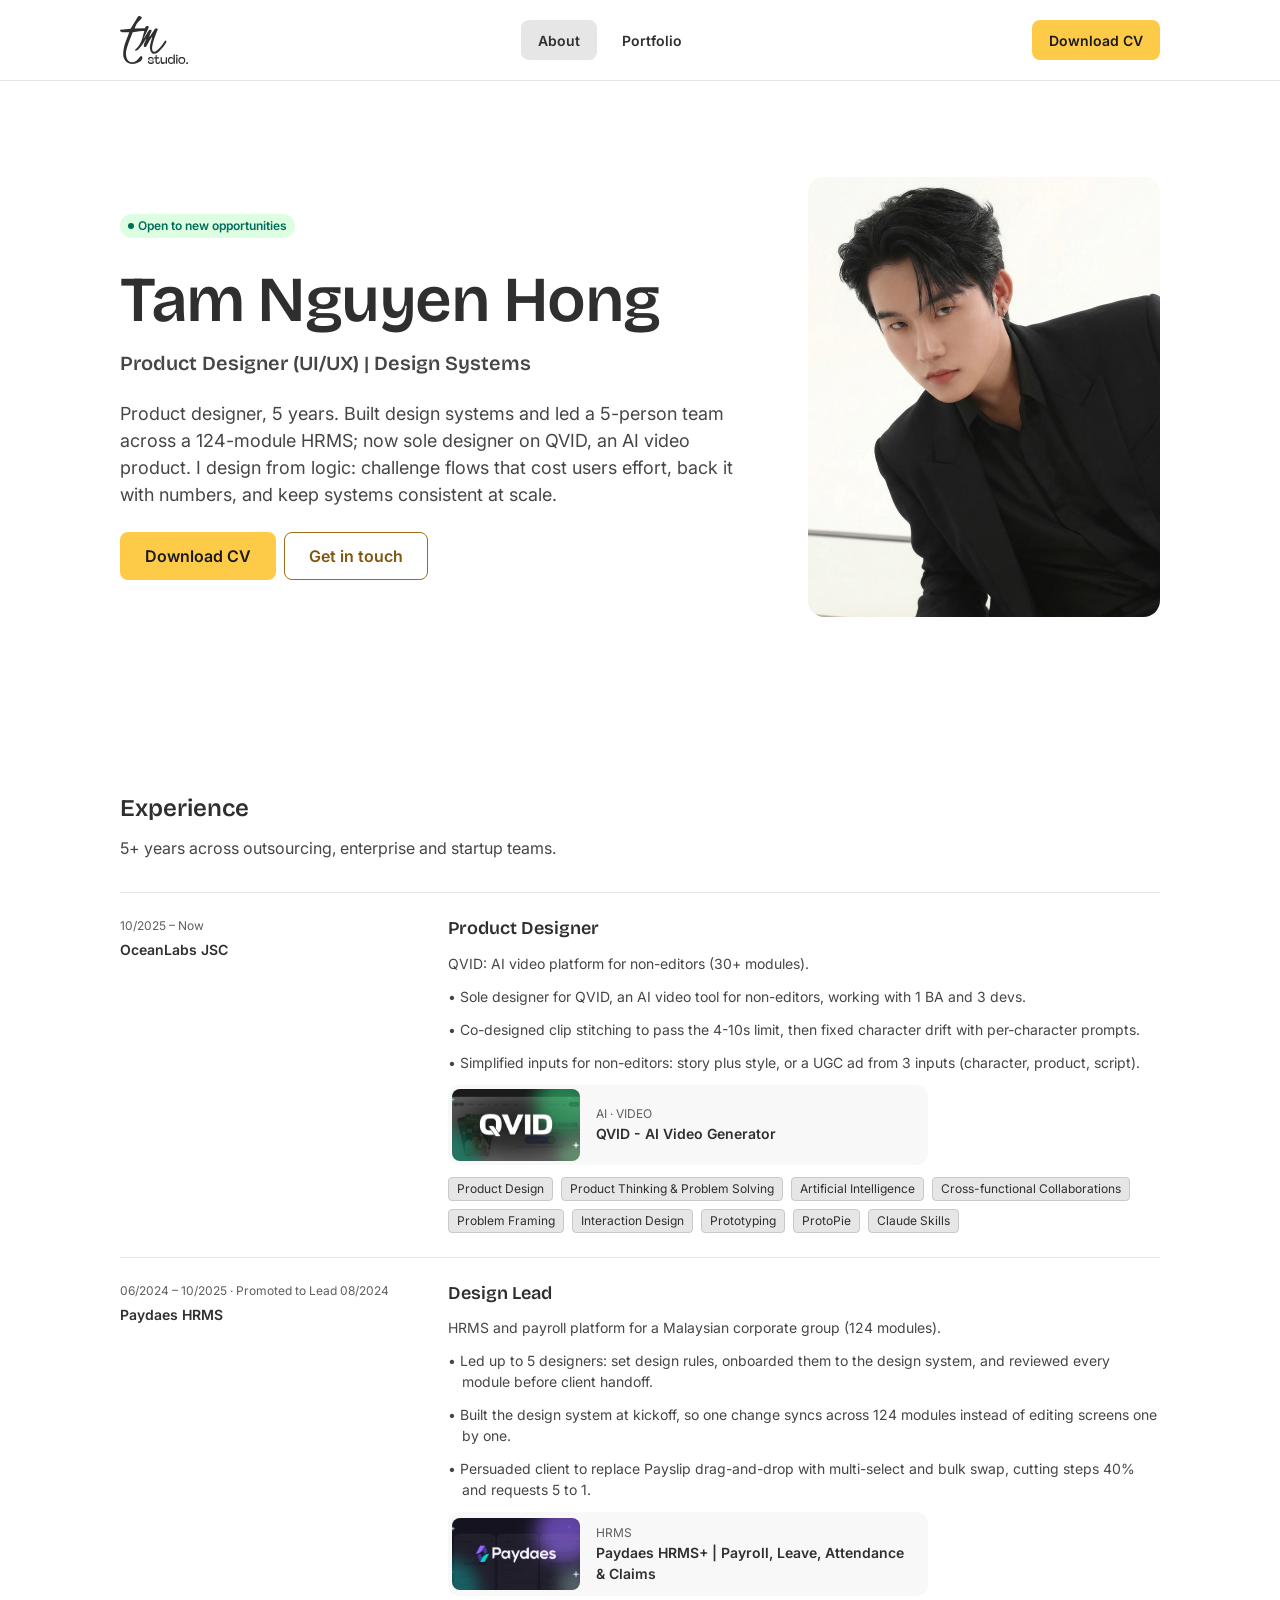
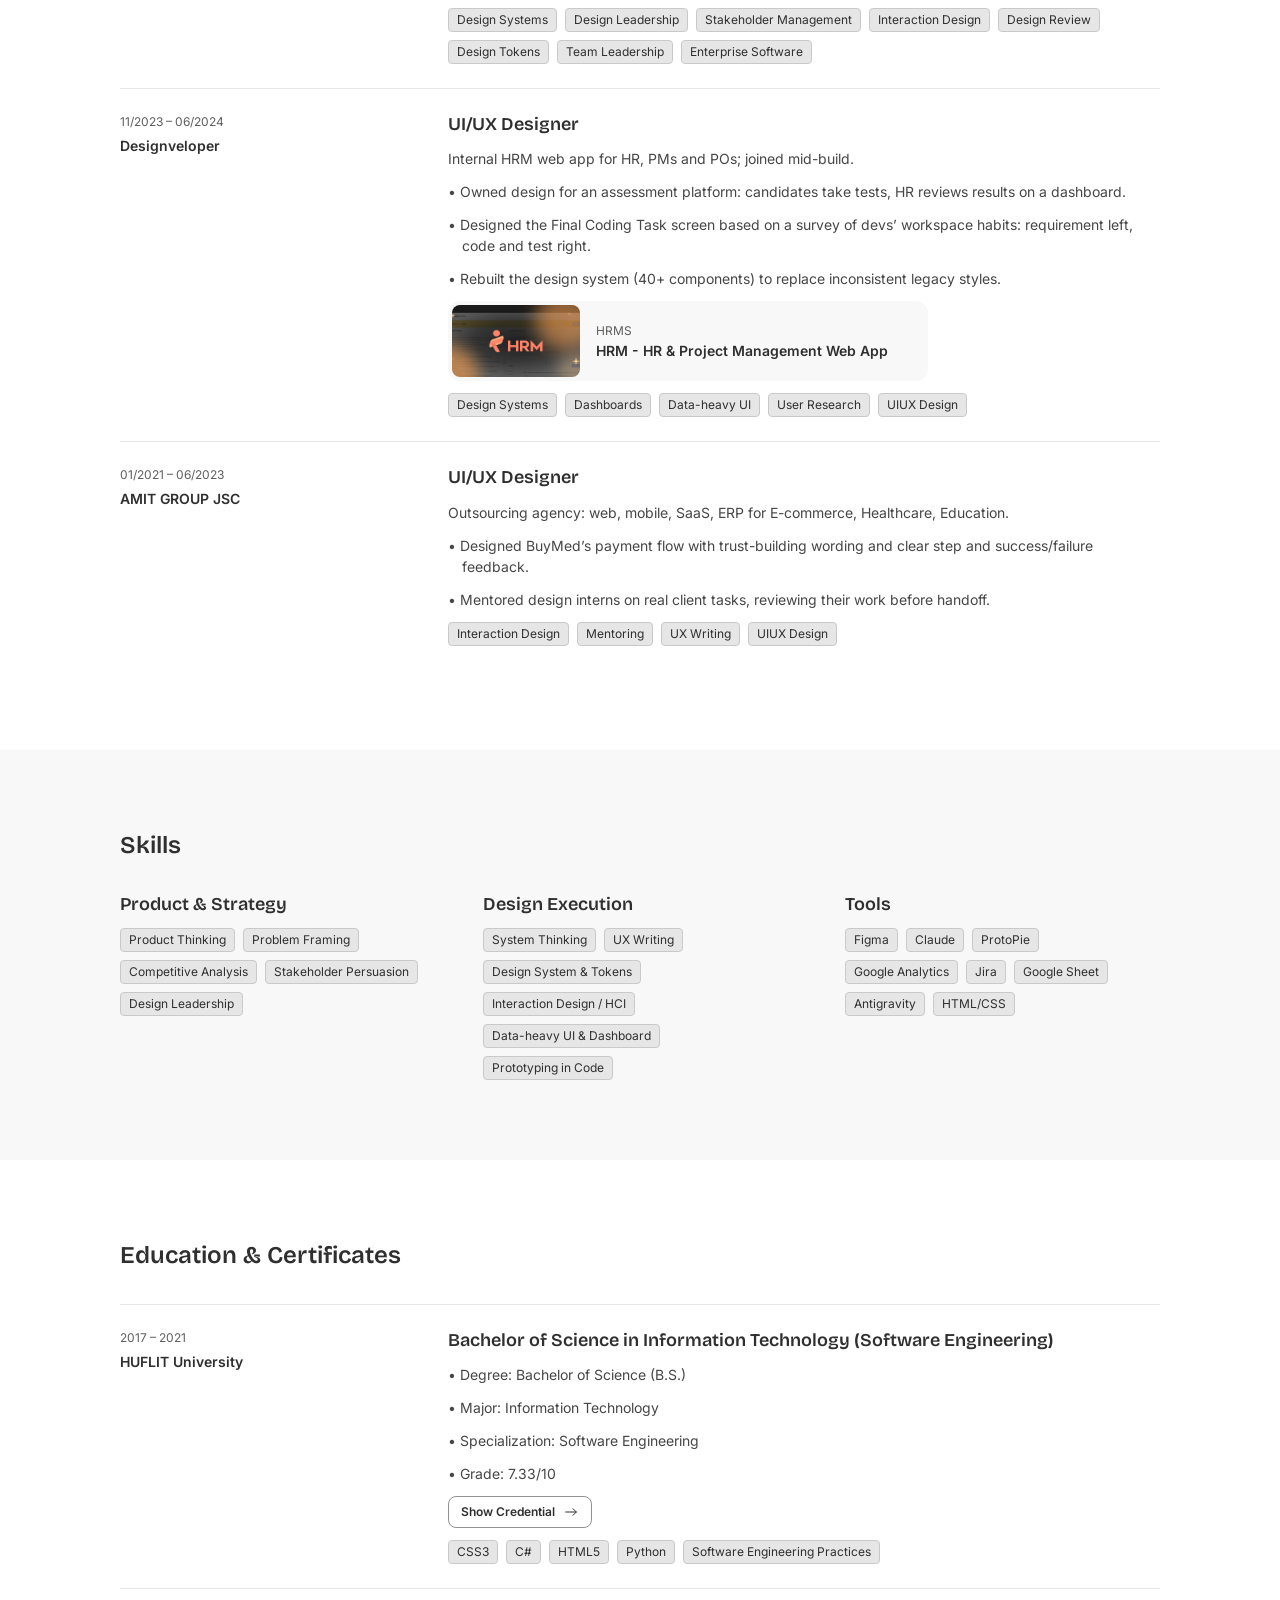
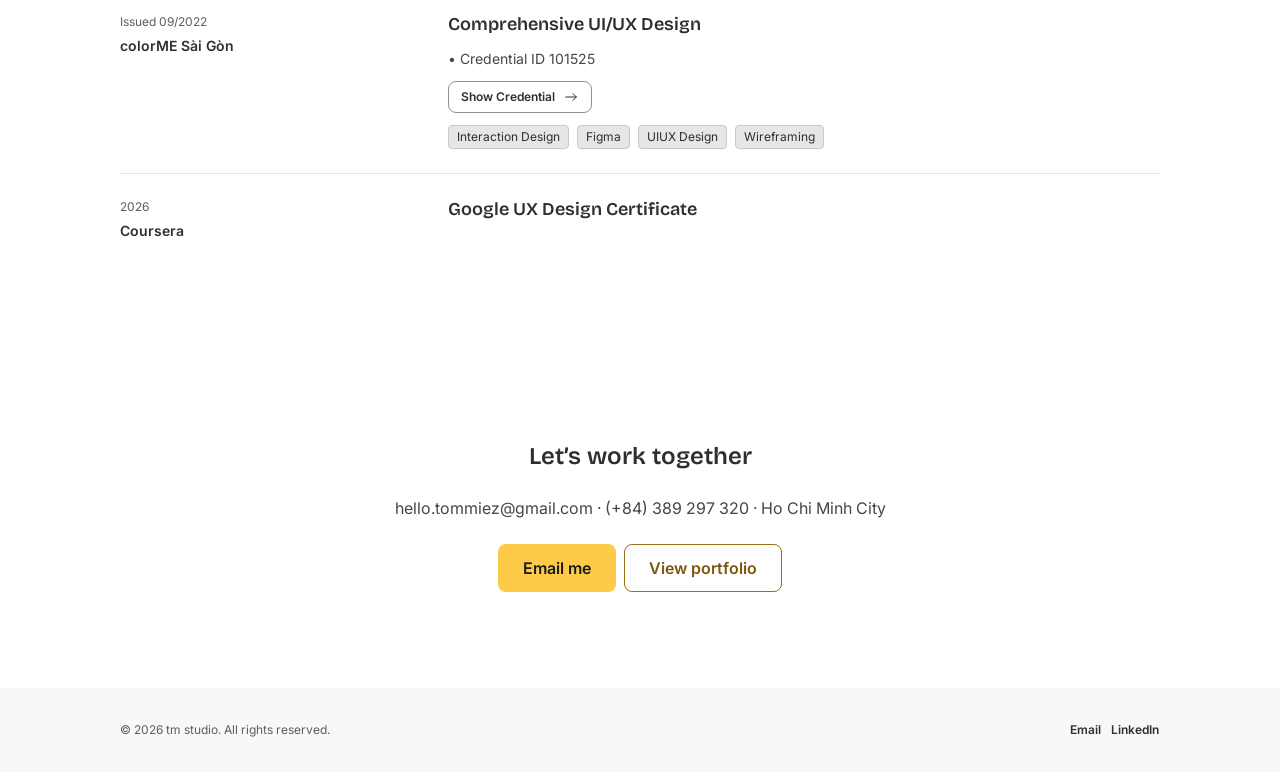
<file: index.html>
<!DOCTYPE html>
<html lang="en">
<head>
  <meta charset="UTF-8">
  <meta name="viewport" content="width=device-width, initial-scale=1">
  <title>About | Tommiez's Portfolio</title>
  <meta name="description" content="Product designer, 5 years. Design systems, enterprise HRMS and AI products.">
  <link rel="icon" href="/assets/img/favicon.svg?v=2" type="image/svg+xml">
  <link rel="apple-touch-icon" href="/assets/img/apple-touch-icon.png?v=1">
  <meta name="apple-mobile-web-app-title" content="Tommiez's Portfolio">
  <link rel="preconnect" href="https://fonts.googleapis.com">
  <link rel="preconnect" href="https://fonts.gstatic.com" crossorigin>
  <link href="https://fonts.googleapis.com/css2?family=Bricolage+Grotesque:opsz,wght@12..96,600&family=Inter:wght@400;600&display=swap" rel="stylesheet">
  <link rel="stylesheet" href="/assets/css/tokens.css">
  <link rel="stylesheet" href="/assets/css/styles.css?v=3">
</head>
<body data-page="about">
  <div id="site-header"></div>

  <main>
    <!-- Hero -->
    <section class="hero">
      <div class="container hero__inner">
        <div class="hero__intro">
          <span class="badge badge--success"><span class="badge__dot"></span>Open to new opportunities</span>
          <div class="hero__name">
            <h1 class="display-md">Tam Nguyen Hong</h1>
            <p class="heading-3 hero__role">Product Designer (UI/UX) | Design Systems</p>
          </div>
          <p class="body-xl hero__summary">
            Product designer, 5 years. Built design systems and led a 5-person team across a 124-module HRMS;
            now sole designer on QVID, an AI video product. I design from logic: challenge flows that cost users
            effort, back it with numbers, and keep systems consistent at scale.
          </p>
          <div class="btn-row">
            <a class="btn btn--primary btn--lg" href="https://drive.google.com/file/d/1eGDQ2d-rOMRSDDbNGnFFDOh0oFwHhLI8/view?usp=drive_link" target="_blank" rel="noopener">Download CV</a>
            <a class="btn btn--outline btn--lg" href="https://mail.google.com/mail/?view=cm&fs=1&to=hello.tommiez@gmail.com" target="_blank" rel="noopener">Get in touch</a>
          </div>
        </div>
        <div class="hero__portrait">
          <img src="/assets/img/profile.webp" alt="Portrait of Tam Nguyen Hong" width="352" height="440">
        </div>
      </div>
    </section>

    <!-- Experience -->
    <section class="section" id="experience">
      <div class="container">
        <div class="section-header">
          <h2 class="heading-2">Experience</h2>
          <p class="body-lg">5+ years across outsourcing, enterprise and startup teams.</p>
        </div>

        <div>
          <article class="timeline-item">
            <div class="timeline-item__meta">
              <p class="timeline-item__period">10/2025 – Now</p>
              <p class="timeline-item__org">OceanLabs JSC</p>
            </div>
            <div class="timeline-item__body">
              <h3 class="heading-4">Product Designer</h3>
              <div class="timeline-item__desc">
                <p>QVID: AI video platform for non-editors (30+ modules).</p>
                <ul>
                  <li>Sole designer for QVID, an AI video tool for non-editors, working with 1 BA and 3 devs.</li>
                  <li>Co-designed clip stitching to pass the 4-10s limit, then fixed character drift with per-character prompts.</li>
                  <li>Simplified inputs for non-editors: story plus style, or a UGC ad from 3 inputs (character, product, script).</li>
                </ul>
              </div>
              <a class="project-link" href="/portfolio/qvid">
                <img class="project-link__thumb" src="/assets/img/projects/qvid/qvid-cover.webp" alt="" width="128" height="72" loading="lazy">
                <span class="project-link__text">
                  <span class="project-link__eyebrow">AI · VIDEO</span>
                  <span class="project-link__title">QVID - AI Video Generator</span>
                </span>
              </a>
              <div class="tag-list">
                <span class="tag">Product Design</span><span class="tag">Product Thinking &amp; Problem Solving</span><span class="tag">Artificial Intelligence</span><span class="tag">Cross-functional Collaborations</span><span class="tag">Problem Framing</span><span class="tag">Interaction Design</span><span class="tag">Prototyping</span><span class="tag">ProtoPie</span><span class="tag">Claude Skills</span>
              </div>
            </div>
          </article>

          <article class="timeline-item">
            <div class="timeline-item__meta">
              <p class="timeline-item__period">06/2024 – 10/2025 · Promoted to Lead 08/2024</p>
              <p class="timeline-item__org">Paydaes HRMS</p>
            </div>
            <div class="timeline-item__body">
              <h3 class="heading-4">Design Lead</h3>
              <div class="timeline-item__desc">
                <p>HRMS and payroll platform for a Malaysian corporate group (124 modules).</p>
                <ul>
                  <li>Led up to 5 designers: set design rules, onboarded them to the design system, and reviewed every module before client handoff.</li>
                  <li>Built the design system at kickoff, so one change syncs across 124 modules instead of editing screens one by one.</li>
                  <li>Persuaded client to replace Payslip drag-and-drop with multi-select and bulk swap, cutting steps 40% and requests 5 to 1.</li>
                </ul>
              </div>
              <a class="project-link" href="/portfolio/paydaes">
                <img class="project-link__thumb" src="/assets/img/projects/paydaes/paydaes-cover.webp" alt="" width="128" height="72" loading="lazy">
                <span class="project-link__text">
                  <span class="project-link__eyebrow">HRMS</span>
                  <span class="project-link__title">Paydaes HRMS+ | Payroll, Leave, Attendance &amp; Claims</span>
                </span>
              </a>
              <div class="tag-list">
                <span class="tag">Design Systems</span><span class="tag">Design Leadership</span><span class="tag">Stakeholder Management</span><span class="tag">Interaction Design</span><span class="tag">Design Review</span><span class="tag">Design Tokens</span><span class="tag">Team Leadership</span><span class="tag">Enterprise Software</span>
              </div>
            </div>
          </article>

          <article class="timeline-item">
            <div class="timeline-item__meta">
              <p class="timeline-item__period">11/2023 – 06/2024</p>
              <p class="timeline-item__org">Designveloper</p>
            </div>
            <div class="timeline-item__body">
              <h3 class="heading-4">UI/UX Designer</h3>
              <div class="timeline-item__desc">
                <p>Internal HRM web app for HR, PMs and POs; joined mid-build.</p>
                <ul>
                  <li>Owned design for an assessment platform: candidates take tests, HR reviews results on a dashboard.</li>
                  <li>Designed the Final Coding Task screen based on a survey of devs’ workspace habits: requirement left, code and test right.</li>
                  <li>Rebuilt the design system (40+ components) to replace inconsistent legacy styles.</li>
                </ul>
              </div>
              <a class="project-link" href="https://www.behance.net/gallery/153678965/HRM-HR-Project-Management-Web-App" target="_blank" rel="noopener">
                <img class="project-link__thumb" src="/assets/img/projects/hrm/hrm-cover.webp" alt="" width="128" height="72" loading="lazy">
                <span class="project-link__text">
                  <span class="project-link__eyebrow">HRMS</span>
                  <span class="project-link__title">HRM - HR &amp; Project Management Web App</span>
                </span>
              </a>
              <div class="tag-list">
                <span class="tag">Design Systems</span><span class="tag">Dashboards</span><span class="tag">Data-heavy UI</span><span class="tag">User Research</span><span class="tag">UIUX Design</span>
              </div>
            </div>
          </article>

          <article class="timeline-item">
            <div class="timeline-item__meta">
              <p class="timeline-item__period">01/2021 – 06/2023</p>
              <p class="timeline-item__org">AMIT GROUP JSC</p>
            </div>
            <div class="timeline-item__body">
              <h3 class="heading-4">UI/UX Designer</h3>
              <div class="timeline-item__desc">
                <p>Outsourcing agency: web, mobile, SaaS, ERP for E-commerce, Healthcare, Education.</p>
                <ul>
                  <li>Designed BuyMed’s payment flow with trust-building wording and clear step and success/failure feedback.</li>
                  <li>Mentored design interns on real client tasks, reviewing their work before handoff.</li>
                </ul>
              </div>
              <div class="tag-list">
                <span class="tag">Interaction Design</span><span class="tag">Mentoring</span><span class="tag">UX Writing</span><span class="tag">UIUX Design</span>
              </div>
            </div>
          </article>
        </div>
      </div>
    </section>

    <!-- Skills -->
    <section class="section section--alt" id="skills">
      <div class="container">
        <div class="section-header">
          <h2 class="heading-2">Skills</h2>
        </div>
        <div class="skills">
          <div class="skills__group">
            <h3 class="heading-4">Product &amp; Strategy</h3>
            <div class="tag-list">
              <span class="tag">Product Thinking</span>
              <span class="tag">Problem Framing</span>
              <span class="tag">Competitive Analysis</span>
              <span class="tag">Stakeholder Persuasion</span>
              <span class="tag">Design Leadership</span>
            </div>
          </div>
          <div class="skills__group">
            <h3 class="heading-4">Design Execution</h3>
            <div class="tag-list">
              <span class="tag">System Thinking</span>
              <span class="tag">UX Writing</span>
              <span class="tag">Design System &amp; Tokens</span>
              <span class="tag">Interaction Design / HCI</span>
              <span class="tag">Data-heavy UI &amp; Dashboard</span>
              <span class="tag">Prototyping in Code</span>
            </div>
          </div>
          <div class="skills__group">
            <h3 class="heading-4">Tools</h3>
            <div class="tag-list">
              <span class="tag">Figma</span>
              <span class="tag">Claude</span>
              <span class="tag">ProtoPie</span>
              <span class="tag">Google Analytics</span>
              <span class="tag">Jira</span>
              <span class="tag">Google Sheet</span>
              <span class="tag">Antigravity</span>
              <span class="tag">HTML/CSS</span>
            </div>
          </div>
        </div>
      </div>
    </section>

    <!-- Education & Certificates -->
    <section class="section" id="education">
      <div class="container">
        <div class="section-header">
          <h2 class="heading-2">Education &amp; Certificates</h2>
        </div>
        <div>
          <article class="timeline-item">
            <div class="timeline-item__meta">
              <p class="timeline-item__period">2017 – 2021</p>
              <p class="timeline-item__org">HUFLIT University</p>
            </div>
            <div class="timeline-item__body">
              <h3 class="heading-4">Bachelor of Science in Information Technology (Software Engineering)</h3>
              <div class="timeline-item__desc">
                <ul>
                  <li>Degree: Bachelor of Science (B.S.)</li>
                  <li>Major: Information Technology</li>
                  <li>Specialization: Software Engineering</li>
                  <li>Grade: 7.33/10</li>
                </ul>
              </div>
              <a class="btn btn--outline-neutral btn--sm" href="LINK_BANG_HUFLIT" target="_blank" rel="noopener">Show Credential <svg width="16" height="16" viewBox="0 0 24 24" fill="none" stroke="currentColor" stroke-width="1.5" stroke-linecap="round" stroke-linejoin="round" aria-hidden="true"><path d="M20 12H4"/><path d="M15 17l5-5-5-5"/></svg></a>
              <div class="tag-list">
                <span class="tag">CSS3</span><span class="tag">C#</span><span class="tag">HTML5</span><span class="tag">Python</span><span class="tag">Software Engineering Practices</span>
              </div>
            </div>
          </article>
          <article class="timeline-item">
            <div class="timeline-item__meta">
              <p class="timeline-item__period">Issued 09/2022</p>
              <p class="timeline-item__org">colorME Sài Gòn</p>
            </div>
            <div class="timeline-item__body">
              <h3 class="heading-4">Comprehensive UI/UX Design</h3>
              <div class="timeline-item__desc">
                <ul>
                  <li>Credential ID 101525</li>
                </ul>
              </div>
              <a class="btn btn--outline-neutral btn--sm" href="https://colorme.vn/digitalcertificate/101525" target="_blank" rel="noopener">Show Credential <svg width="16" height="16" viewBox="0 0 24 24" fill="none" stroke="currentColor" stroke-width="1.5" stroke-linecap="round" stroke-linejoin="round" aria-hidden="true"><path d="M20 12H4"/><path d="M15 17l5-5-5-5"/></svg></a>
              <div class="tag-list">
                <span class="tag">Interaction Design</span><span class="tag">Figma</span><span class="tag">UIUX Design</span><span class="tag">Wireframing</span>
              </div>
            </div>
          </article>
          <article class="timeline-item">
            <div class="timeline-item__meta">
              <p class="timeline-item__period">2026</p>
              <p class="timeline-item__org">Coursera</p>
            </div>
            <div class="timeline-item__body"><h3 class="heading-4">Google UX Design Certificate</h3></div>
          </article>
        </div>
      </div>
    </section>

    <!-- Contact -->
    <section class="contact" id="contact">
      <div class="container">
        <h2 class="heading-2">Let’s work together</h2>
        <p class="body-lg contact__info">
          <a>hello.tommiez@gmail.com</a> ·
          <a>(+84) 389 297 320</a> · Ho Chi Minh City
        </p>
        <div class="btn-row">
          <a class="btn btn--primary btn--lg" href="https://mail.google.com/mail/?view=cm&fs=1&to=hello.tommiez@gmail.com" target="_blank" rel="noopener">Email me</a>
          <a class="btn btn--outline btn--lg" href="/portfolio/">View portfolio</a>
        </div>
      </div>
    </section>
  </main>

  <div id="site-footer"></div>
  <script src="/assets/js/main.js?v=4"></script>
</body>
</html>
</file>
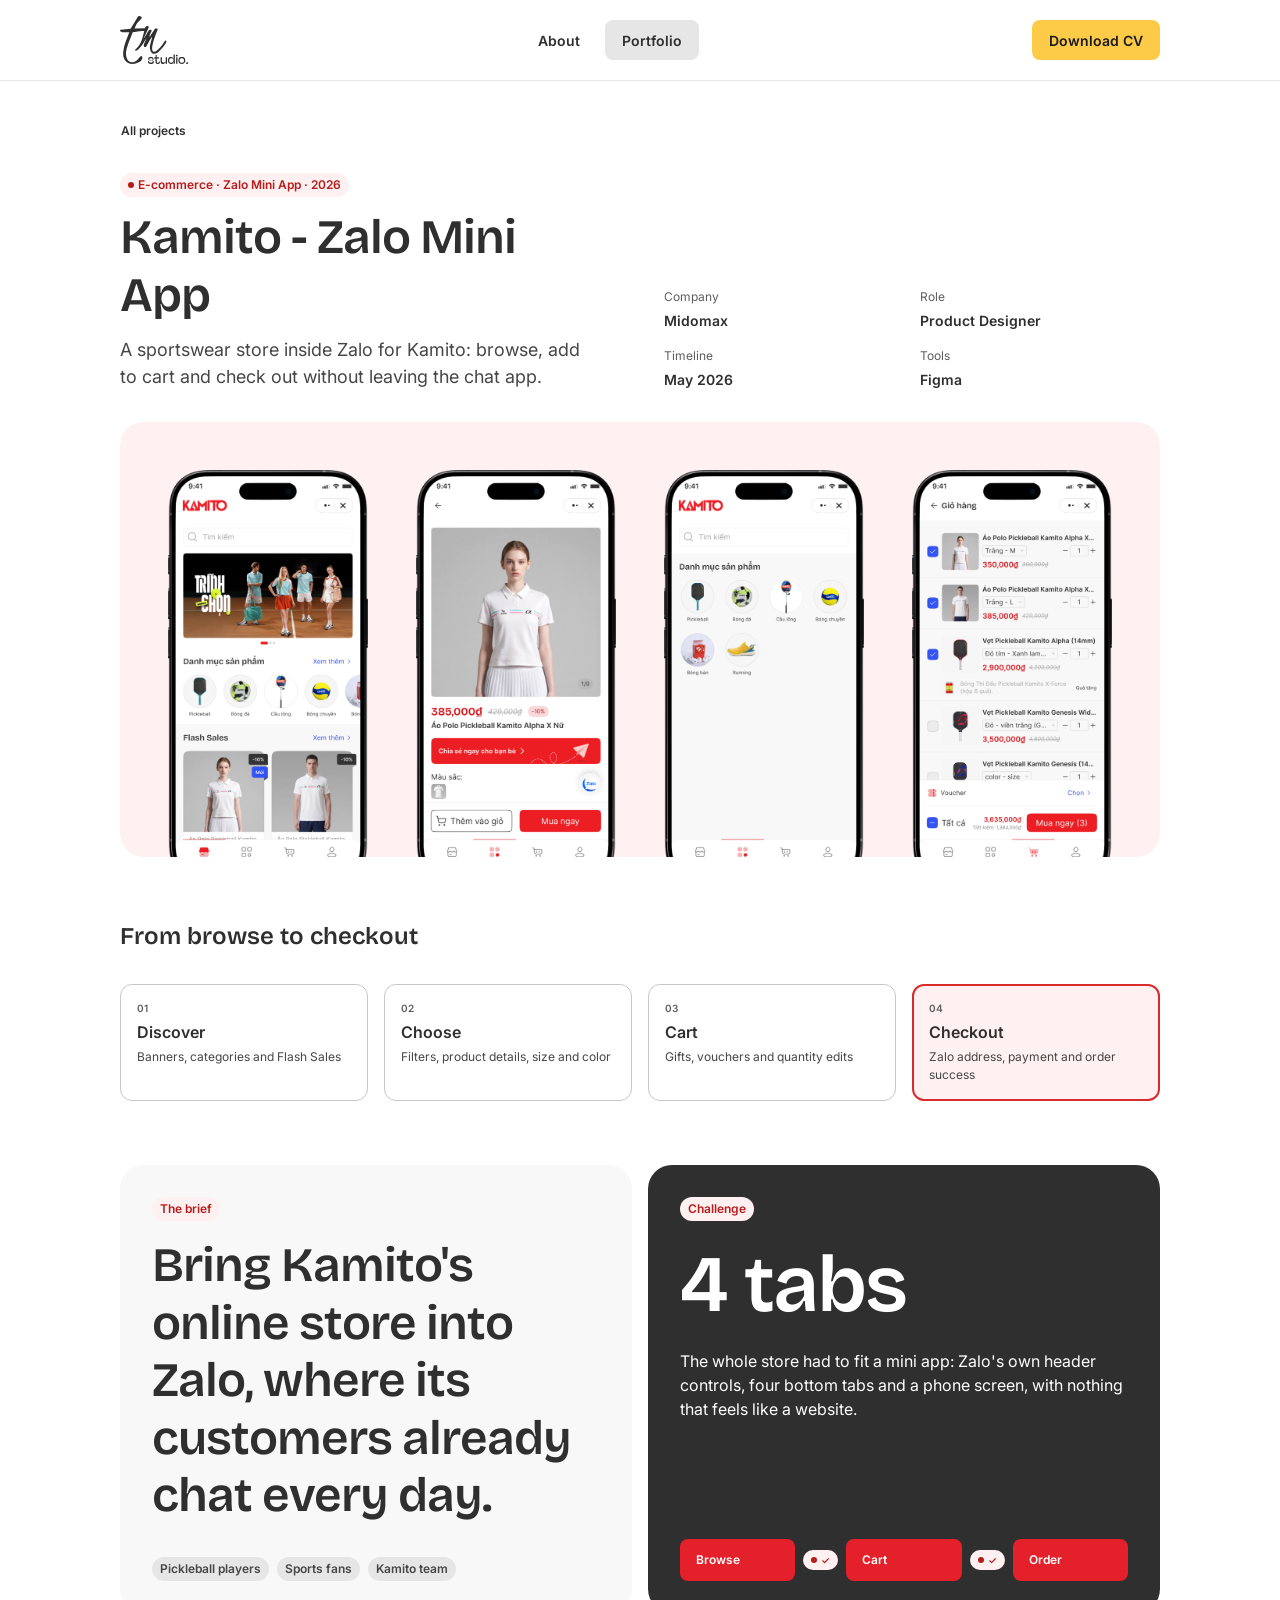
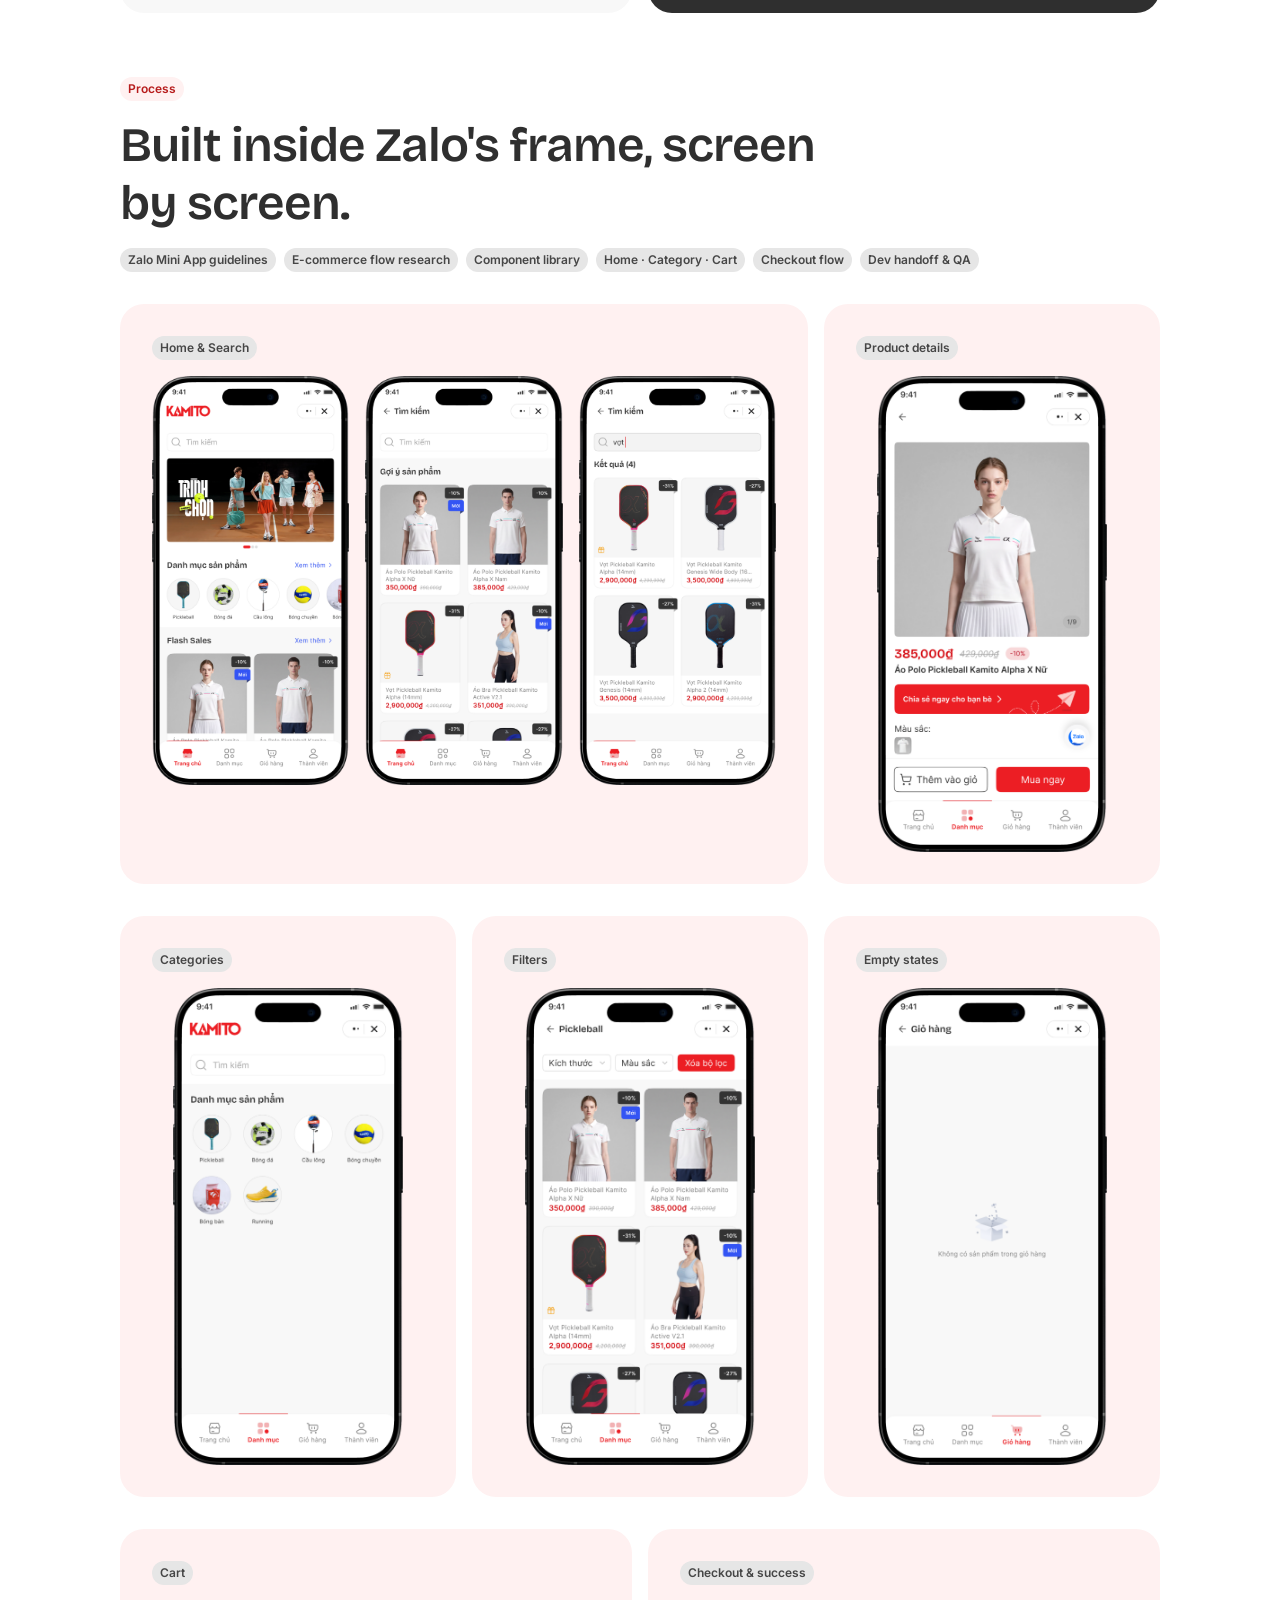
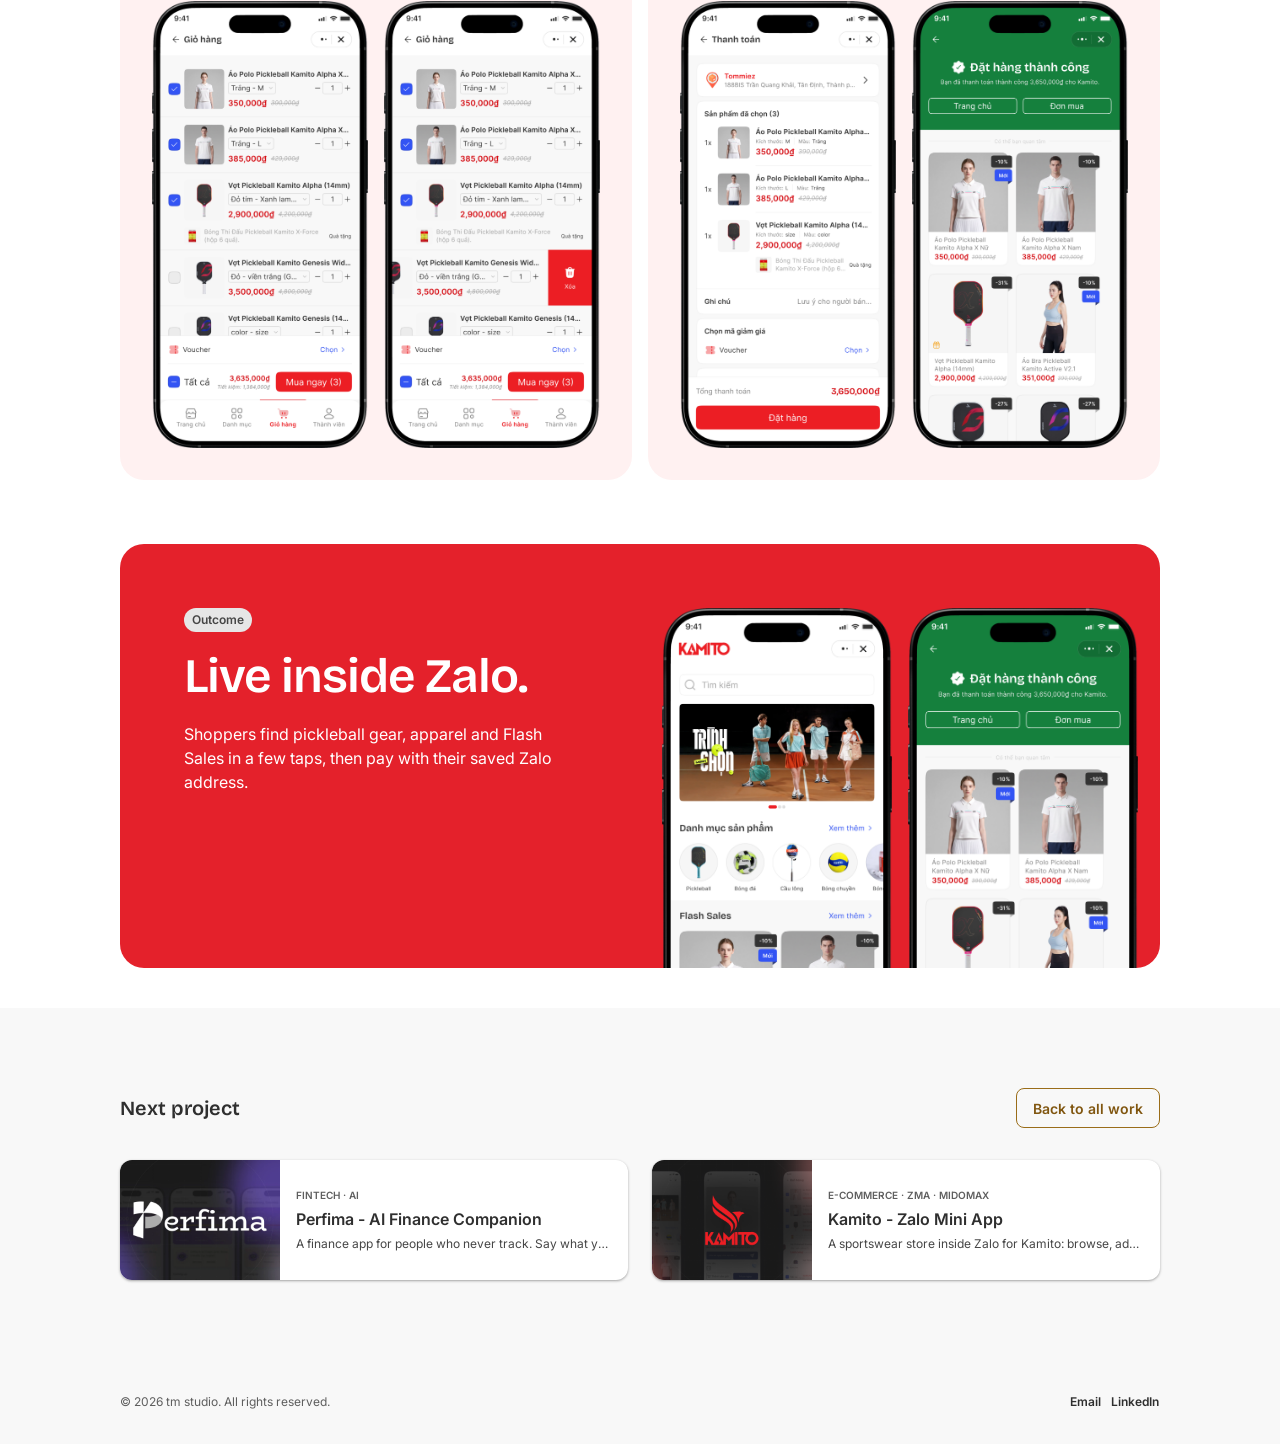
<file: portfolio/kamito-zma.html>
<!DOCTYPE html>
<html lang="en">
<head>
  <meta charset="UTF-8">
  <meta name="viewport" content="width=device-width, initial-scale=1">
  <title>Kamito | Tommiez's Portfolio</title>
  <meta name="description" content="Kamito Zalo Mini App: a sportswear store inside Zalo. Browse, add to cart and check out without leaving the chat app. Product Designer, 2026.">
  <link rel="icon" href="/assets/img/favicon.svg?v=2" type="image/svg+xml">
  <link rel="apple-touch-icon" href="/assets/img/apple-touch-icon.png?v=1">
  <meta name="apple-mobile-web-app-title" content="Tommiez's Portfolio">
  <link rel="preconnect" href="https://fonts.googleapis.com">
  <link rel="preconnect" href="https://fonts.gstatic.com" crossorigin>
  <link href="https://fonts.googleapis.com/css2?family=Bricolage+Grotesque:opsz,wght@12..96,600&family=Inter:wght@400;600&display=swap" rel="stylesheet">
  <link rel="stylesheet" href="/assets/css/tokens.css">
  <link rel="stylesheet" href="/assets/css/styles.css?v=3">
  <link rel="stylesheet" href="/assets/css/project.css?v=10">
</head>
<body data-page="portfolio" data-project="kamito">
  <div id="site-header"></div>

  <main class="project km">
    <div class="container">

      <!-- Hero -->
      <section class="p-hero" aria-labelledby="project-title">
        <a class="btn btn--link" href="/portfolio/">All projects</a>

        <div class="p-hero__row">
          <div class="p-hero__title">
            <span class="badge km-badge--danger"><span class="badge__dot"></span>E-commerce · Zalo Mini App · 2026</span>
            <h1 class="display-sm" id="project-title">Kamito - Zalo Mini App</h1>
            <p class="body-xl">A sportswear store inside Zalo for Kamito: browse, add to cart and check out without leaving the chat app.</p>
          </div>

          <dl class="project-facts">
            <div><dt>Company</dt><dd>Midomax</dd></div>
            <div><dt>Role</dt><dd>Product Designer</dd></div>
            <div><dt>Timeline</dt><dd>May 2026</dd></div>
            <div><dt>Tools</dt><dd>Figma</dd></div>
          </dl>
        </div>

        <div class="p-hero__banner">
          <div class="km-hero-phones">
            <div><img class="km-phone" src="/assets/img/projects/kamito-zma/kamito-home.webp" alt="Kamito mini app home with banner, categories and Flash Sales"></div>
            <div class="km-desktop"><img class="km-phone" src="/assets/img/projects/kamito-zma/kamito-product-details.webp" alt="Kamito product details page"></div>
            <div class="km-desktop"><img class="km-phone" src="/assets/img/projects/kamito-zma/kamito-categories.webp" alt="Kamito product categories"></div>
            <div class="km-desktop"><img class="km-phone" src="/assets/img/projects/kamito-zma/kamito-cart.webp" alt="Kamito cart with gifts and vouchers"></div>
          </div>
        </div>
      </section>

      <!-- How it works -->
      <section class="p-section" aria-labelledby="flow-title">
        <h2 class="heading-2" id="flow-title">From browse to checkout</h2>
        <ol class="p-steps">
          <li class="p-step">
            <span class="p-step__num">01</span>
            <span class="p-step__title">Discover</span>
            <span class="p-step__desc">Banners, categories and Flash Sales</span>
          </li>
          <li class="p-step">
            <span class="p-step__num">02</span>
            <span class="p-step__title">Choose</span>
            <span class="p-step__desc">Filters, product details, size and color</span>
          </li>
          <li class="p-step">
            <span class="p-step__num">03</span>
            <span class="p-step__title">Cart</span>
            <span class="p-step__desc">Gifts, vouchers and quantity edits</span>
          </li>
          <li class="p-step p-step--done">
            <span class="p-step__num">04</span>
            <span class="p-step__title">Checkout</span>
            <span class="p-step__desc">Zalo address, payment and order success</span>
          </li>
        </ol>
      </section>

      <!-- Brief & Challenge -->
      <section class="p-bento" aria-label="Brief and challenge">
        <div class="p-brief">
          <div class="p-brief__top">
            <span class="badge badge--brand">The brief</span>
            <h2 class="p-statement">Bring Kamito's online store into Zalo, where its customers already chat every day.</h2>
          </div>
          <div class="badge-row" aria-label="Built for">
            <span class="badge">Pickleball players</span>
            <span class="badge">Sports fans</span>
            <span class="badge">Kamito team</span>
          </div>
        </div>

        <div class="p-challenge">
          <span class="badge badge--brand">Challenge</span>
          <p class="display-lg">4 tabs</p>
          <p class="body-lg">The whole store had to fit a mini app: Zalo's own header controls, four bottom tabs and a phone screen, with nothing that feels like a website.</p>
          <div class="p-clips" aria-hidden="true">
            <span class="p-clip">Browse</span>
            <span class="badge km-badge--danger badge--sm"><span class="badge__dot"></span>✓</span>
            <span class="p-clip">Cart</span>
            <span class="badge km-badge--danger badge--sm"><span class="badge__dot"></span>✓</span>
            <span class="p-clip">Order</span>
          </div>
        </div>
      </section>

      <!-- Process -->
      <section class="p-section" aria-labelledby="process-title">
        <div class="p-heading">
          <span class="badge badge--brand">Process</span>
          <h2 class="p-statement" id="process-title">Built inside Zalo's frame, screen by screen.</h2>
          <div class="badge-row" aria-label="What I did">
            <span class="badge">Zalo Mini App guidelines</span>
            <span class="badge">E-commerce flow research</span>
            <span class="badge">Component library</span>
            <span class="badge">Home · Category · Cart</span>
            <span class="badge">Checkout flow</span>
            <span class="badge">Dev handoff &amp; QA</span>
          </div>
        </div>

        <div class="km-tiles">
          <figure class="km-tile km-tile--8">
            <span class="badge">Home &amp; Search</span>
            <div class="km-phones">
              <img class="km-phone" src="/assets/img/projects/kamito-zma/kamito-home.webp" alt="Kamito home" loading="lazy">
              <img class="km-phone" src="/assets/img/projects/kamito-zma/kamito-search.webp" alt="Kamito search with product suggestions" loading="lazy">
              <img class="km-phone km-desktop" src="/assets/img/projects/kamito-zma/kamito-search-result.webp" alt="Kamito search results" loading="lazy">
            </div>
          </figure>
          <figure class="km-tile">
            <span class="badge">Product details</span>
            <div class="km-phones"><img class="km-phone" src="/assets/img/projects/kamito-zma/kamito-product-details.webp" alt="Kamito product details with color and size" loading="lazy"></div>
          </figure>
          <figure class="km-tile">
            <span class="badge">Categories</span>
            <div class="km-phones"><img class="km-phone" src="/assets/img/projects/kamito-zma/kamito-categories.webp" alt="Kamito product categories" loading="lazy"></div>
          </figure>
          <figure class="km-tile">
            <span class="badge">Filters</span>
            <div class="km-phones"><img class="km-phone" src="/assets/img/projects/kamito-zma/kamito-categories-filter.webp" alt="Kamito category filters" loading="lazy"></div>
          </figure>
          <figure class="km-tile">
            <span class="badge">Empty states</span>
            <div class="km-phones"><img class="km-phone" src="/assets/img/projects/kamito-zma/kamito-empty-states.webp" alt="Kamito empty states" loading="lazy"></div>
          </figure>
          <figure class="km-tile km-tile--6">
            <span class="badge">Cart</span>
            <div class="km-phones">
              <img class="km-phone" src="/assets/img/projects/kamito-zma/kamito-cart.webp" alt="Kamito cart with gifts and vouchers" loading="lazy">
              <img class="km-phone" src="/assets/img/projects/kamito-zma/kamito-cart-delete.webp" alt="Kamito cart, removing an item" loading="lazy">
            </div>
          </figure>
          <figure class="km-tile km-tile--6">
            <span class="badge">Checkout &amp; success</span>
            <div class="km-phones">
              <img class="km-phone" src="/assets/img/projects/kamito-zma/kamito-checkout.webp" alt="Kamito checkout with saved Zalo address" loading="lazy">
              <img class="km-phone" src="/assets/img/projects/kamito-zma/kamito-outcome.webp" alt="Kamito order success" loading="lazy">
            </div>
          </figure>
        </div>
      </section>

      <!-- Outcome -->
      <section class="p-outcome" aria-labelledby="outcome-title">
        <div class="p-outcome__text">
          <span class="badge">Outcome</span>
          <h2 class="p-statement" id="outcome-title">Live inside Zalo.</h2>
          <p class="body-lg">Shoppers find pickleball gear, apparel and Flash Sales in a few taps, then pay with their saved Zalo address.</p>
        </div>
        <div class="km-outcome-phones">
          <img class="km-phone km-desktop" src="/assets/img/projects/kamito-zma/kamito-home.webp" alt="Kamito home" loading="lazy">
          <img class="km-phone" src="/assets/img/projects/kamito-zma/kamito-outcome.webp" alt="Kamito order success" loading="lazy">
        </div>
      </section>

    </div>
  </main>

  <!-- Next project -->
  <section class="next-project" aria-labelledby="next-title">
    <div class="container">
      <div class="next-project__header">
        <h2 class="heading-3" id="next-title">Next project</h2>
        <a class="btn btn--outline" href="/portfolio/">Back to all work</a>
      </div>
      <div class="next-project__cards" data-next-projects></div>
    </div>
  </section>

  <div id="site-footer"></div>
  <script src="/assets/js/main.js?v=4"></script>
</body>
</html>
</file>
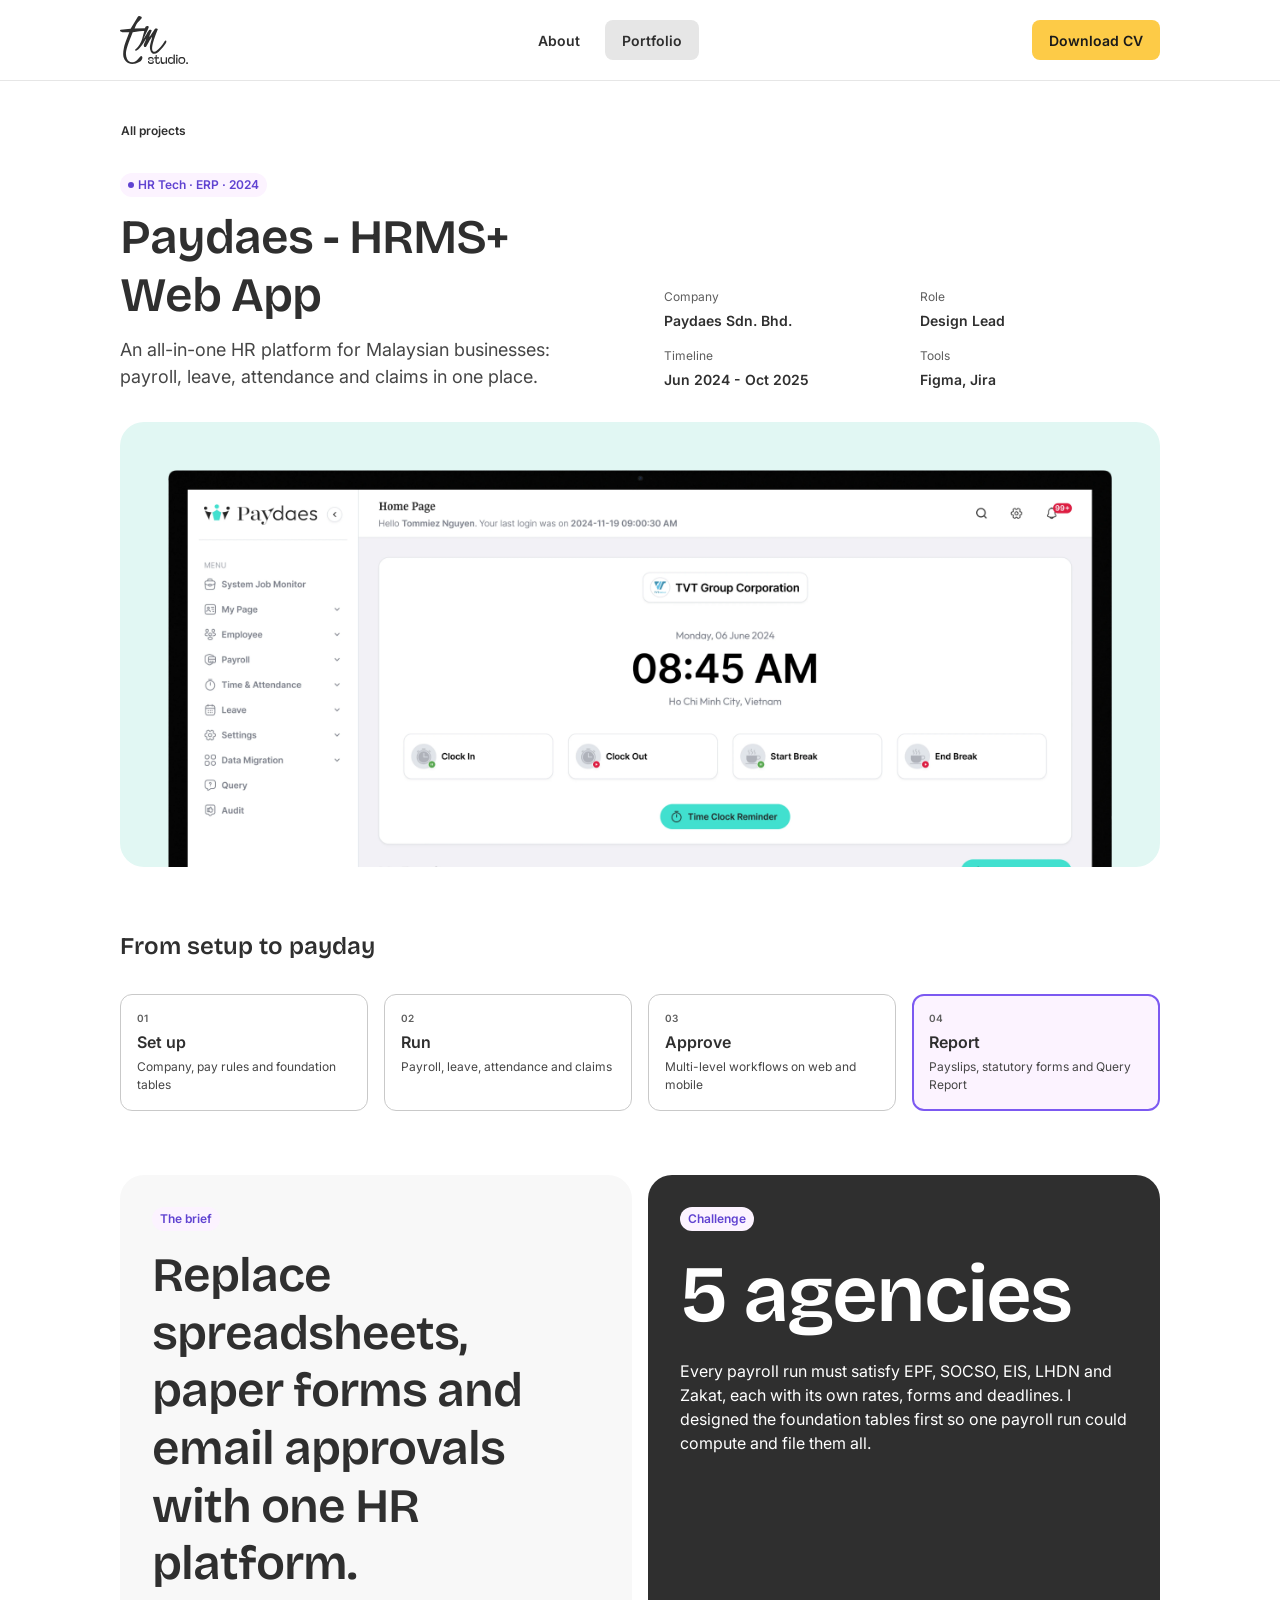
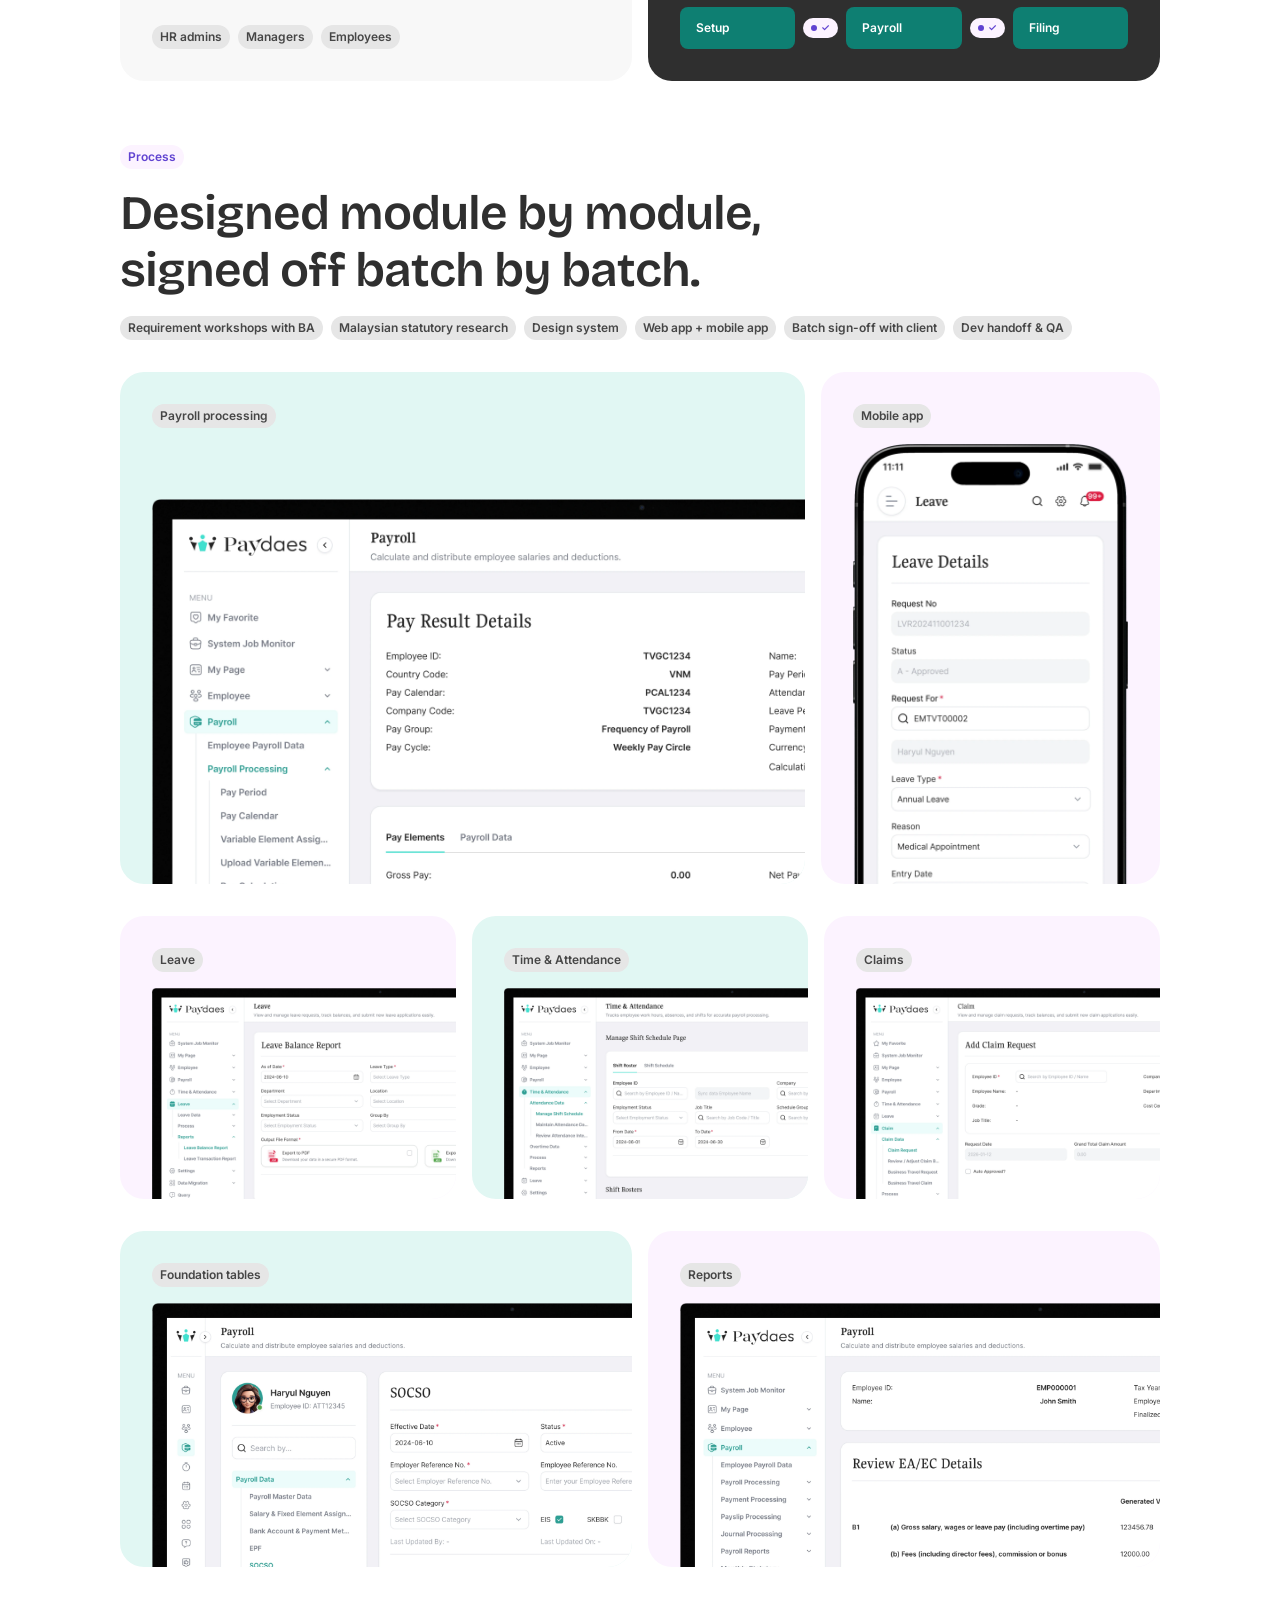
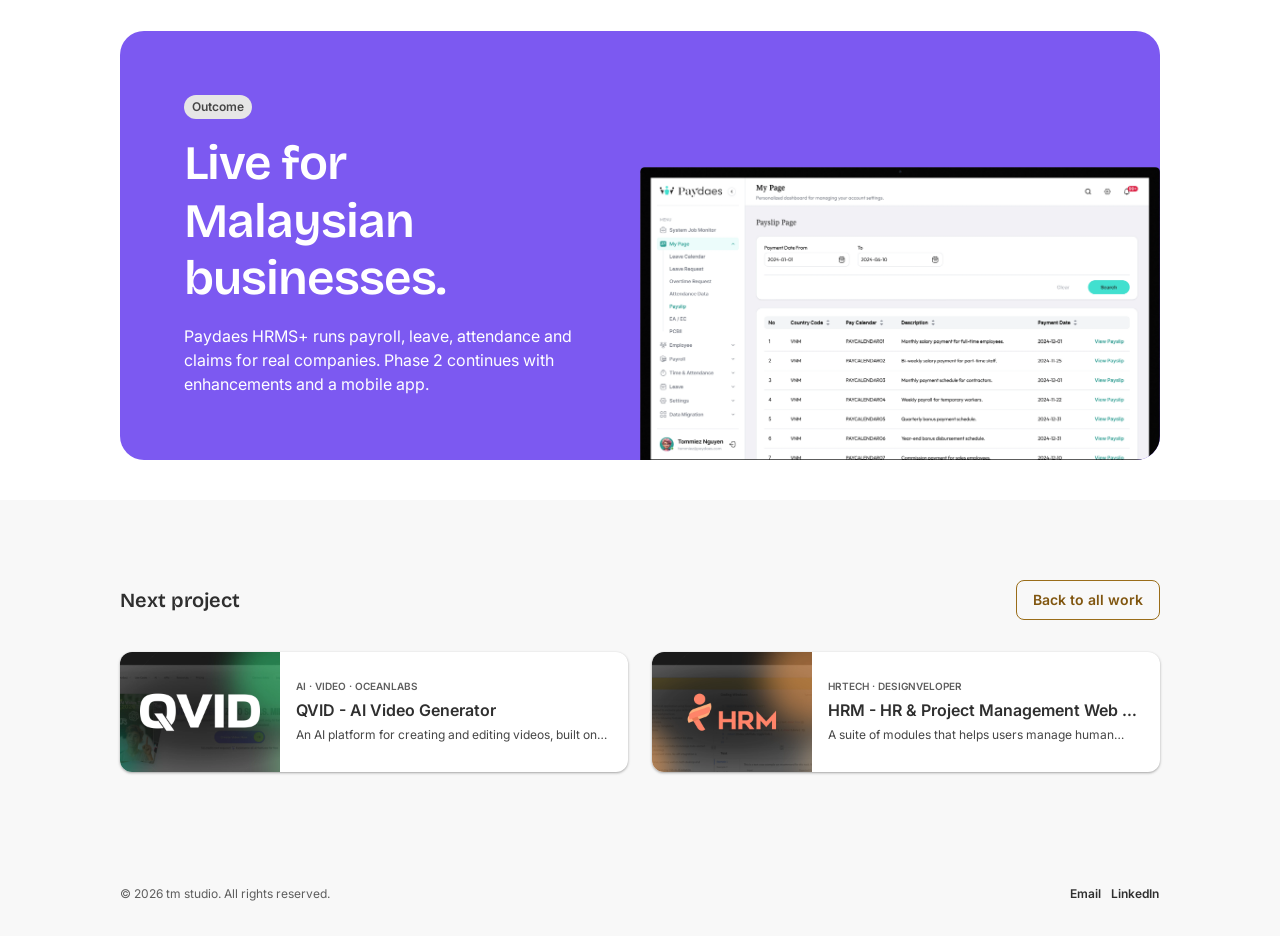
<file: portfolio/paydaes.html>
<!DOCTYPE html>
<html lang="en">
<head>
  <meta charset="UTF-8">
  <meta name="viewport" content="width=device-width, initial-scale=1">
  <title>Paydaes | Tommiez's Portfolio</title>
  <meta name="description" content="Paydaes HRMS+ — an all-in-one HR platform for Malaysian businesses: payroll, leave, attendance and claims. Product Designer, Jun 2024 – 2026.">
  <link rel="icon" href="/assets/img/favicon.svg?v=2" type="image/svg+xml">
  <link rel="apple-touch-icon" href="/assets/img/apple-touch-icon.png?v=1">
  <meta name="apple-mobile-web-app-title" content="Tommiez's Portfolio">
  <link rel="preconnect" href="https://fonts.googleapis.com">
  <link rel="preconnect" href="https://fonts.gstatic.com" crossorigin>
  <link href="https://fonts.googleapis.com/css2?family=Bricolage+Grotesque:opsz,wght@12..96,600&family=Inter:wght@400;600&display=swap" rel="stylesheet">
  <link rel="stylesheet" href="/assets/css/tokens.css">
  <link rel="stylesheet" href="/assets/css/styles.css?v=3">
  <link rel="stylesheet" href="/assets/css/project.css?v=10">
</head>
<body data-page="portfolio" data-project="paydaes">
  <div id="site-header"></div>

  <main class="project pd">
    <div class="container">

      <!-- Hero -->
      <section class="p-hero" aria-labelledby="project-title">
        <a class="btn btn--link" href="/portfolio/">All projects</a>

        <div class="p-hero__row">
          <div class="p-hero__title">
            <span class="badge badge--brand"><span class="badge__dot"></span>HR Tech · ERP · 2024</span>
            <h1 class="display-sm" id="project-title">Paydaes - HRMS+ Web App</h1>
            <p class="body-xl">An all-in-one HR platform for Malaysian businesses: payroll, leave, attendance and claims in one place.</p>
          </div>

          <dl class="project-facts">
            <div><dt>Company</dt><dd>Paydaes Sdn. Bhd.</dd></div>
            <div><dt>Role</dt><dd>Design Lead</dd></div>
            <div><dt>Timeline</dt><dd>Jun 2024 - Oct 2025</dd></div>
            <div><dt>Tools</dt><dd>Figma, Jira</dd></div>
          </dl>
        </div>

        <div class="p-hero__banner">
          <picture>
            <source media="(max-width: 640px)" srcset="/assets/img/projects/paydaes/paydaes-mobile-home.webp">
            <img src="/assets/img/projects/paydaes/paydaes-home.webp" alt="Paydaes home page with the Clock In / Out dashboard">
          </picture>
        </div>
      </section>

      <!-- How it works -->
      <section class="p-section" aria-labelledby="flow-title">
        <h2 class="heading-2" id="flow-title">From setup to payday</h2>
        <ol class="p-steps">
          <li class="p-step">
            <span class="p-step__num">01</span>
            <span class="p-step__title">Set up</span>
            <span class="p-step__desc">Company, pay rules and foundation tables</span>
          </li>
          <li class="p-step">
            <span class="p-step__num">02</span>
            <span class="p-step__title">Run</span>
            <span class="p-step__desc">Payroll, leave, attendance and claims</span>
          </li>
          <li class="p-step">
            <span class="p-step__num">03</span>
            <span class="p-step__title">Approve</span>
            <span class="p-step__desc">Multi-level workflows on web and mobile</span>
          </li>
          <li class="p-step p-step--done">
            <span class="p-step__num">04</span>
            <span class="p-step__title">Report</span>
            <span class="p-step__desc">Payslips, statutory forms and Query Report</span>
          </li>
        </ol>
      </section>

      <!-- Brief & Challenge -->
      <section class="p-bento" aria-label="Brief and challenge">
        <div class="p-brief">
          <div class="p-brief__top">
            <span class="badge badge--brand">The brief</span>
            <h2 class="p-statement">Replace spreadsheets, paper forms and email approvals with one HR platform.</h2>
          </div>
          <div class="badge-row" aria-label="Built for">
            <span class="badge">HR admins</span>
            <span class="badge">Managers</span>
            <span class="badge">Employees</span>
          </div>
        </div>

        <div class="p-challenge">
          <span class="badge badge--brand">Challenge</span>
          <p class="display-lg">5 agencies</p>
          <p class="body-lg">Every payroll run must satisfy EPF, SOCSO, EIS, LHDN and Zakat, each with its own rates, forms and deadlines. I designed the foundation tables first so one payroll run could compute and file them all.</p>
          <div class="p-clips" aria-hidden="true">
            <span class="p-clip">Setup</span>
            <span class="badge badge--brand badge--sm"><span class="badge__dot"></span>✓</span>
            <span class="p-clip">Payroll</span>
            <span class="badge badge--brand badge--sm"><span class="badge__dot"></span>✓</span>
            <span class="p-clip">Filing</span>
          </div>
        </div>
      </section>

      <!-- Process -->
      <section class="p-section" aria-labelledby="process-title">
        <div class="p-heading">
          <span class="badge badge--brand">Process</span>
          <h2 class="p-statement" id="process-title">Designed module by module, signed off batch by batch.</h2>
          <div class="badge-row" aria-label="What I did">
            <span class="badge">Requirement workshops with BA</span>
            <span class="badge">Malaysian statutory research</span>
            <span class="badge">Design system</span>
            <span class="badge">Web app + mobile app</span>
            <span class="badge">Batch sign-off with client</span>
            <span class="badge">Dev handoff &amp; QA</span>
          </div>
        </div>

        <div class="p-row p-row--a">
          <figure class="p-tile p-tile--teal">
            <span class="badge">Payroll processing</span>
            <div class="p-shot"><img src="/assets/img/projects/paydaes/paydaes-payroll.webp" alt="Paydaes payroll processing: pay calculation and review pay results" loading="lazy"></div>
          </figure>
          <figure class="p-tile p-tile--phone">
            <span class="badge">Mobile app</span>
            <div class="p-phone"><img src="/assets/img/projects/paydaes/paydaes-mobile-leave.webp" alt="Paydaes mobile app: leave request" loading="lazy"></div>
          </figure>
        </div>

        <div class="p-row p-row--b">
          <figure class="p-tile">
            <span class="badge">Leave</span>
            <div class="p-shot"><img src="/assets/img/projects/paydaes/paydaes-leave.webp" alt="Paydaes leave calendar and leave balance" loading="lazy"></div>
          </figure>
          <figure class="p-tile p-tile--teal">
            <span class="badge">Time &amp; Attendance</span>
            <div class="p-shot"><img src="/assets/img/projects/paydaes/paydaes-attendance.webp" alt="Paydaes shift schedule management" loading="lazy"></div>
          </figure>
          <figure class="p-tile">
            <span class="badge">Claims</span>
            <div class="p-shot"><img src="/assets/img/projects/paydaes/paydaes-claims.webp" alt="Paydaes claim request with entitlement check" loading="lazy"></div>
          </figure>
        </div>

        <div class="p-row p-row--c">
          <figure class="p-tile p-tile--teal">
            <span class="badge">Foundation tables</span>
            <div class="p-shot"><img src="/assets/img/projects/paydaes/paydaes-foundation-tables.webp" alt="Paydaes payroll foundation tables for EPF, SOCSO and tax" loading="lazy"></div>
          </figure>
          <figure class="p-tile">
            <span class="badge">Reports</span>
            <div class="p-shot"><img src="/assets/img/projects/paydaes/paydaes-reports.webp" alt="Paydaes monthly statutory reports: EA, PCB and CP39" loading="lazy"></div>
          </figure>
        </div>
      </section>

      <!-- Outcome -->
      <section class="p-outcome" aria-labelledby="outcome-title">
        <div class="p-outcome__text">
          <span class="badge">Outcome</span>
          <h2 class="p-statement" id="outcome-title">Live for Malaysian businesses.</h2>
          <p class="body-lg">Paydaes HRMS+ runs payroll, leave, attendance and claims for real companies. Phase 2 continues with enhancements and a mobile app.</p>
        </div>
        <div class="p-outcome__shot">
          <img src="/assets/img/projects/paydaes/paydaes-my-page.webp" alt="Paydaes My Page with the employee payslip" loading="lazy">
        </div>
      </section>

    </div>
  </main>

  <!-- Next project -->
  <section class="next-project" aria-labelledby="next-title">
    <div class="container">
      <div class="next-project__header">
        <h2 class="heading-3" id="next-title">Next project</h2>
        <a class="btn btn--outline" href="/portfolio/">Back to all work</a>
      </div>
        <div class="next-project__cards" data-next-projects></div>
    </div>
  </section>

  <div id="site-footer"></div>
  <script src="/assets/js/main.js?v=3"></script>
</body>
</html>
</file>
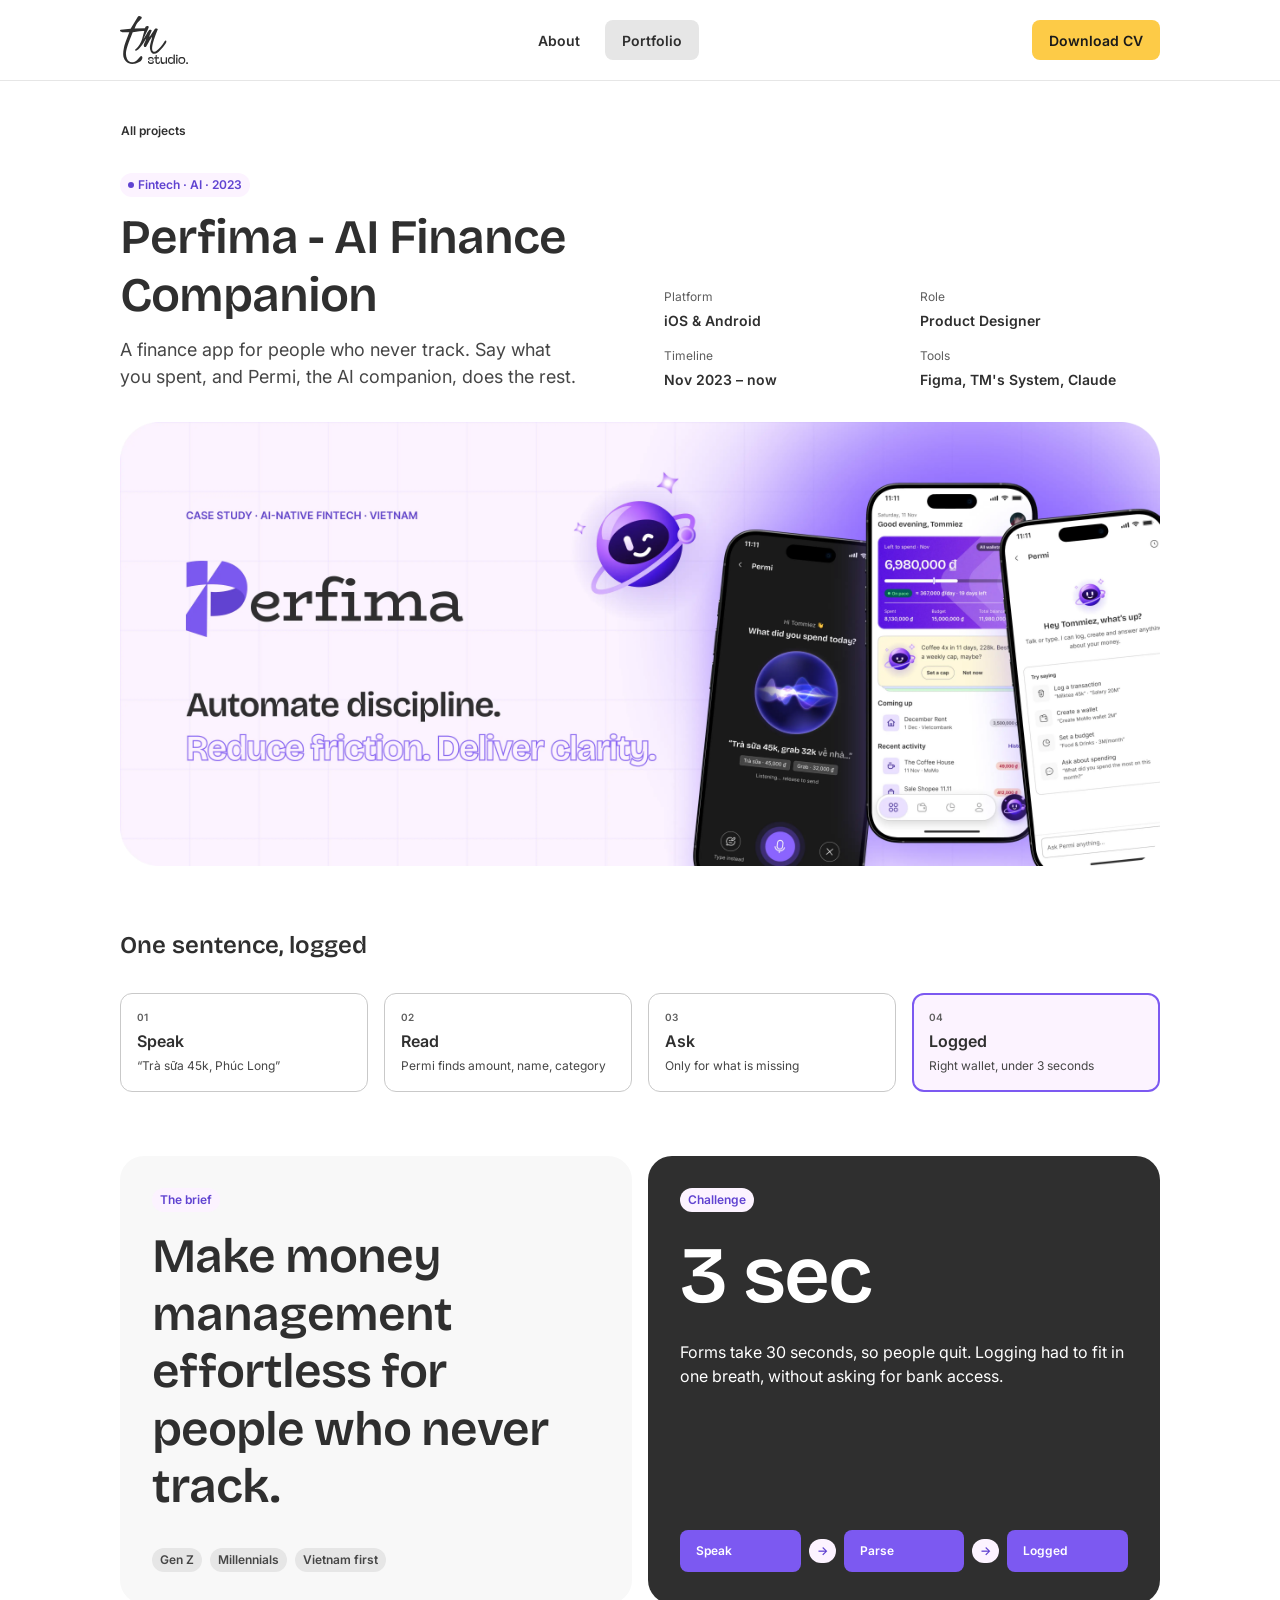
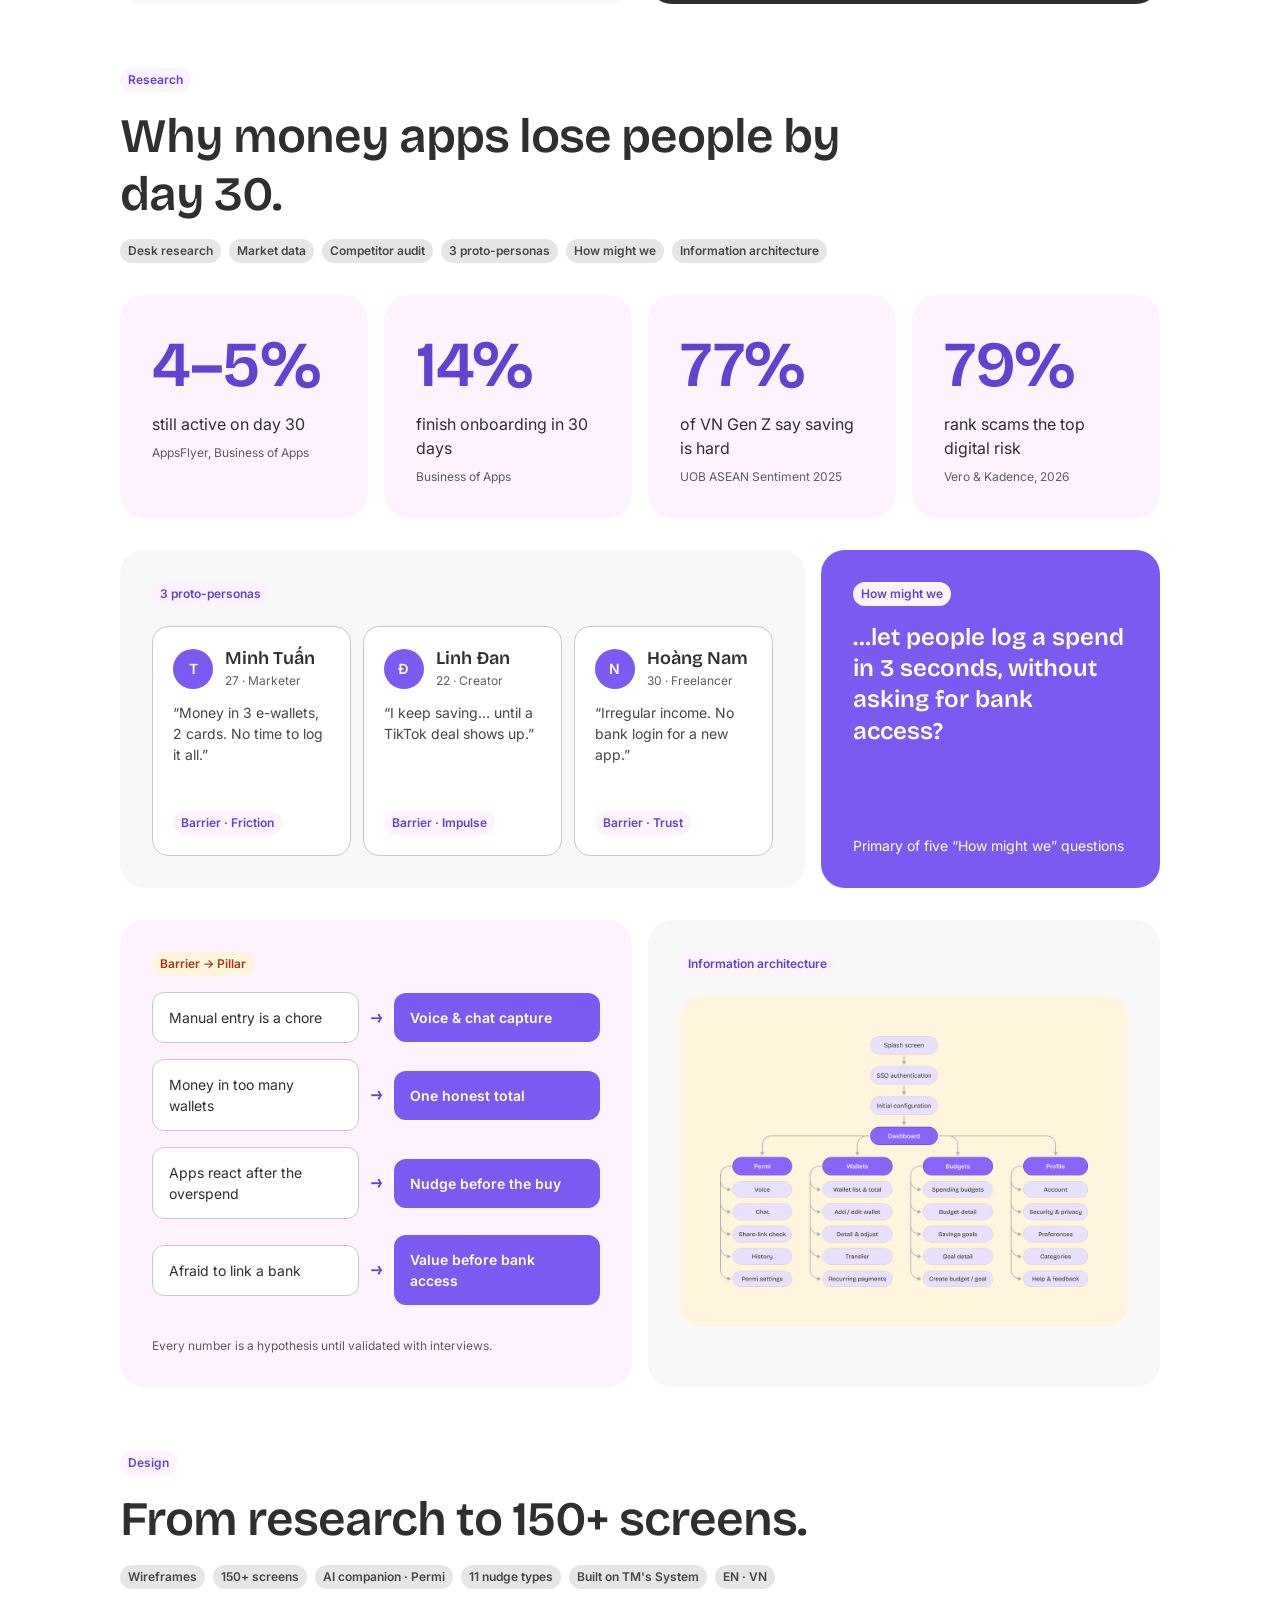
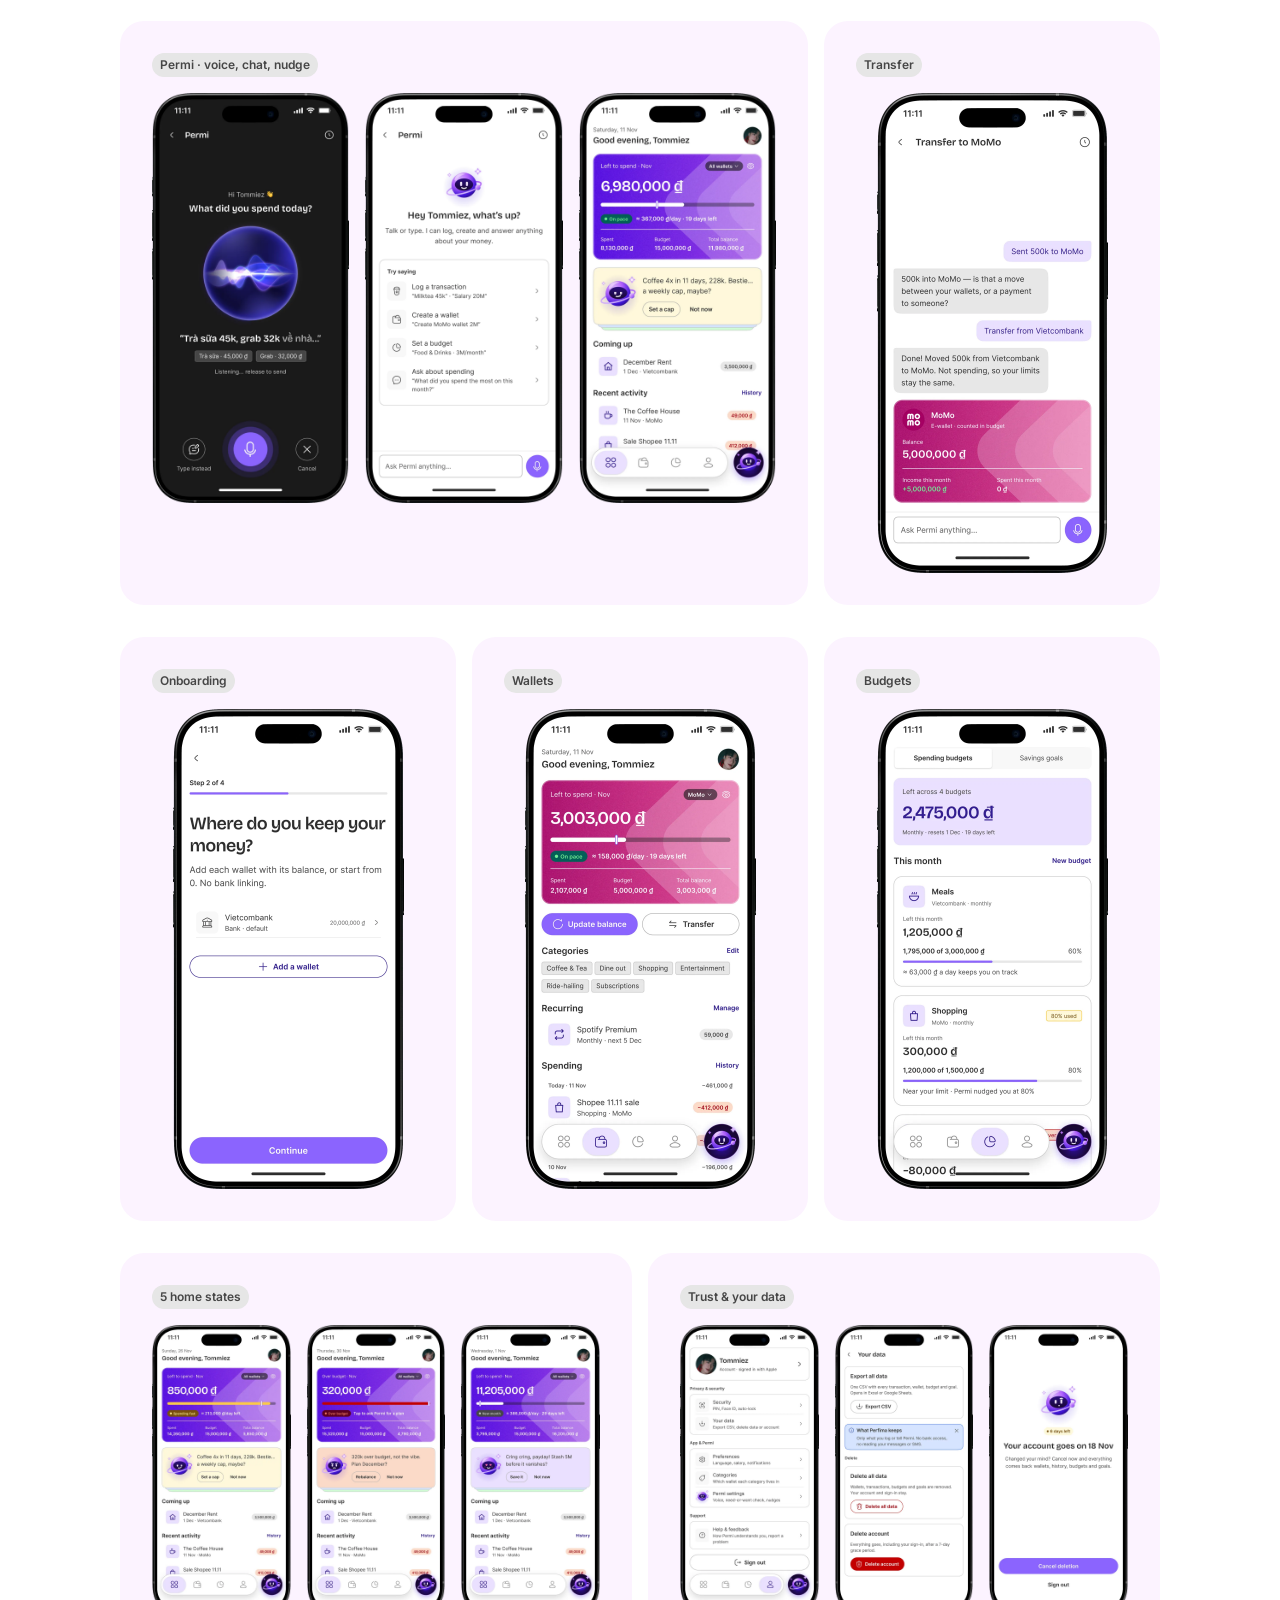
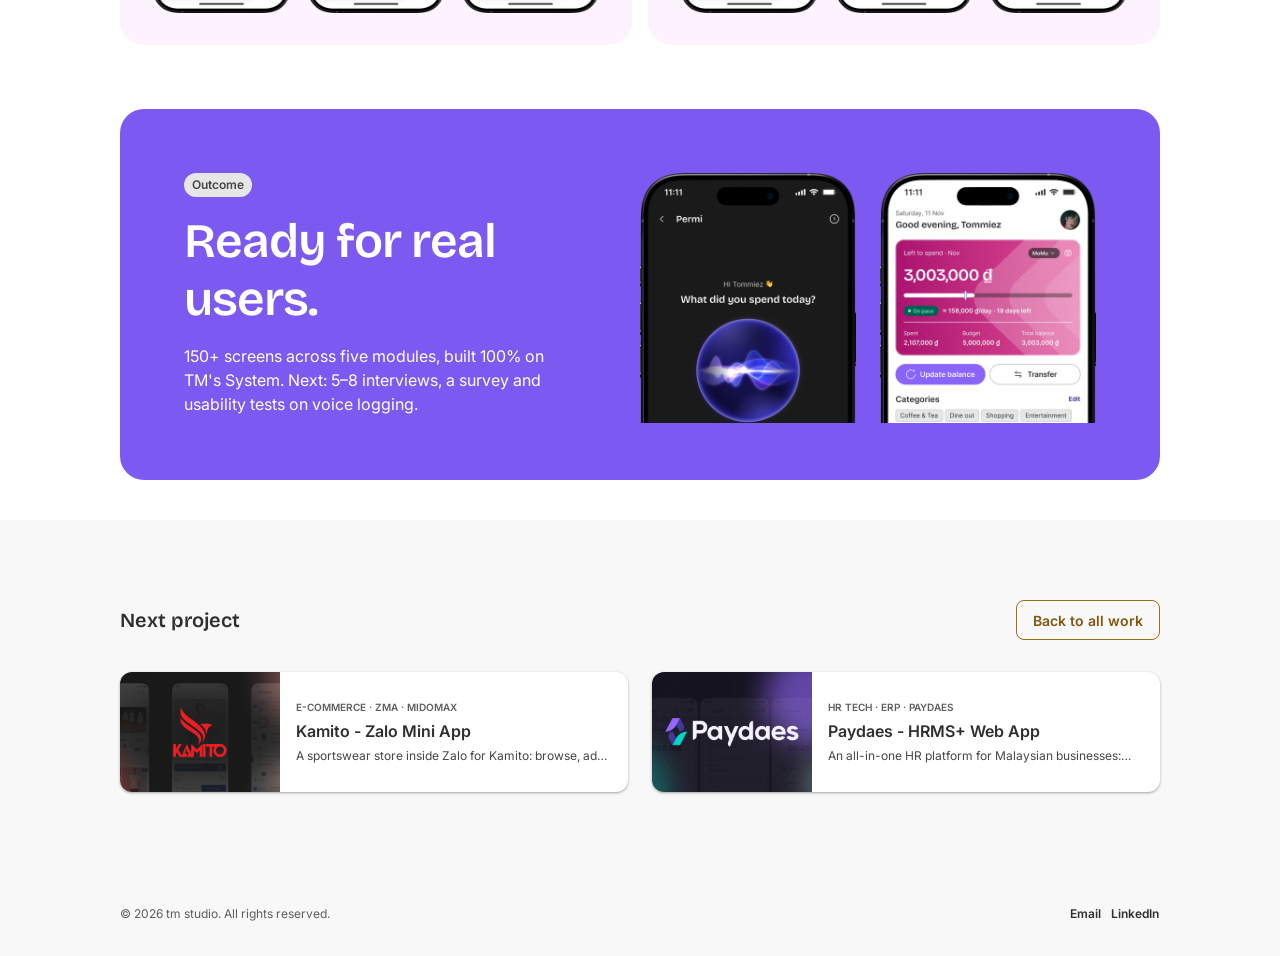
<file: portfolio/perfima.html>
<!DOCTYPE html>
<html lang="en">
<head>
  <meta charset="UTF-8">
  <meta name="viewport" content="width=device-width, initial-scale=1">
  <title>Perfima | Tommiez Nguyen</title>
  <meta name="description" content="Perfima — an AI finance companion for people who never track. Say what you spent, and Permi does the rest. Product Designer, Nov 2023 – now.">
  <link rel="icon" href="/assets/img/favicon.svg?v=2" type="image/svg+xml">
  <link rel="apple-touch-icon" href="/assets/img/apple-touch-icon.png?v=1">
  <meta name="apple-mobile-web-app-title" content="Tommiez's Portfolio">
  <link rel="preconnect" href="https://fonts.googleapis.com">
  <link rel="preconnect" href="https://fonts.gstatic.com" crossorigin>
  <link href="https://fonts.googleapis.com/css2?family=Bricolage+Grotesque:opsz,wght@12..96,600&family=Inter:wght@400;600&display=swap" rel="stylesheet">
  <link rel="stylesheet" href="/assets/css/tokens.css">
  <link rel="stylesheet" href="/assets/css/styles.css?v=3">
  <link rel="stylesheet" href="/assets/css/project.css?v=10">
</head>
<body data-page="portfolio" data-project="perfima">
  <div id="site-header"></div>

  <main class="project pf">
    <div class="container">

      <!-- Hero -->
      <section class="p-hero" aria-labelledby="project-title">
        <a class="btn btn--link" href="/portfolio/">All projects</a>

        <div class="p-hero__row">
          <div class="p-hero__title">
            <span class="badge badge--brand"><span class="badge__dot"></span>Fintech · AI · 2023</span>
            <h1 class="display-sm" id="project-title">Perfima - AI Finance Companion</h1>
            <p class="body-xl">A finance app for people who never track. Say what you spent, and Permi, the AI companion, does the rest.</p>
          </div>

          <dl class="project-facts">
            <div><dt>Platform</dt><dd>iOS &amp; Android</dd></div>
            <div><dt>Role</dt><dd>Product Designer</dd></div>
            <div><dt>Timeline</dt><dd>Nov 2023 – now</dd></div>
            <div><dt>Tools</dt><dd>Figma, TM's System, Claude</dd></div>
          </dl>
        </div>

        <div class="p-hero__banner pf-cover">
          <picture>
            <source media="(max-width: 640px)" srcset="/assets/img/projects/perfima/pf-cover-mobile.webp">
            <img src="/assets/img/projects/perfima/pf-cover.webp" alt="Perfima cover: “Automate discipline. Reduce friction. Deliver clarity.” with Permi and three app screens">
          </picture>
        </div>
      </section>

      <!-- How it works -->
      <section class="p-section" aria-labelledby="flow-title">
        <h2 class="heading-2" id="flow-title">One sentence, logged</h2>
        <ol class="p-steps">
          <li class="p-step">
            <span class="p-step__num">01</span>
            <span class="p-step__title">Speak</span>
            <span class="p-step__desc">“Trà sữa 45k, Phúc Long”</span>
          </li>
          <li class="p-step">
            <span class="p-step__num">02</span>
            <span class="p-step__title">Read</span>
            <span class="p-step__desc">Permi finds amount, name, category</span>
          </li>
          <li class="p-step">
            <span class="p-step__num">03</span>
            <span class="p-step__title">Ask</span>
            <span class="p-step__desc">Only for what is missing</span>
          </li>
          <li class="p-step p-step--done">
            <span class="p-step__num">04</span>
            <span class="p-step__title">Logged</span>
            <span class="p-step__desc">Right wallet, under 3 seconds</span>
          </li>
        </ol>
      </section>

      <!-- Brief & Challenge -->
      <section class="p-bento" aria-label="Brief and challenge">
        <div class="p-brief">
          <div class="p-brief__top">
            <span class="badge badge--brand">The brief</span>
            <h2 class="p-statement">Make money management effortless for people who never track.</h2>
          </div>
          <div class="badge-row" aria-label="Built for">
            <span class="badge">Gen Z</span>
            <span class="badge">Millennials</span>
            <span class="badge">Vietnam first</span>
          </div>
        </div>

        <div class="p-challenge">
          <span class="badge badge--brand">Challenge</span>
          <p class="display-lg">3 sec</p>
          <p class="body-lg">Forms take 30 seconds, so people quit. Logging had to fit in one breath, without asking for bank access.</p>
          <div class="p-clips" aria-hidden="true">
            <span class="p-clip">Speak</span>
            <span class="badge badge--brand">→</span>
            <span class="p-clip">Parse</span>
            <span class="badge badge--brand">→</span>
            <span class="p-clip">Logged</span>
          </div>
        </div>
      </section>

      <!-- Research -->
      <section class="p-section pf-research" aria-labelledby="research-title">
        <div class="p-heading">
          <span class="badge badge--brand">Research</span>
          <h2 class="p-statement" id="research-title">Why money apps lose people by day 30.</h2>
          <div class="badge-row" aria-label="Methods">
            <span class="badge">Desk research</span>
            <span class="badge">Market data</span>
            <span class="badge">Competitor audit</span>
            <span class="badge">3 proto-personas</span>
            <span class="badge">How might we</span>
            <span class="badge">Information architecture</span>
          </div>
        </div>

        <!-- Numbers -->
        <div class="pf-stats">
          <div class="pf-stat">
            <p class="pf-stat__num">4–5%</p>
            <div class="pf-stat__copy">
              <p class="body-lg">still active on day 30</p>
              <p class="pf-stat__src">AppsFlyer, Business of Apps</p>
            </div>
          </div>
          <div class="pf-stat">
            <p class="pf-stat__num">14%</p>
            <div class="pf-stat__copy">
              <p class="body-lg">finish onboarding in 30 days</p>
              <p class="pf-stat__src">Business of Apps</p>
            </div>
          </div>
          <div class="pf-stat">
            <p class="pf-stat__num">77%</p>
            <div class="pf-stat__copy">
              <p class="body-lg">of VN Gen Z say saving is hard</p>
              <p class="pf-stat__src">UOB ASEAN Sentiment 2025</p>
            </div>
          </div>
          <div class="pf-stat">
            <p class="pf-stat__num">79%</p>
            <div class="pf-stat__copy">
              <p class="body-lg">rank scams the top digital risk</p>
              <p class="pf-stat__src">Vero &amp; Kadence, 2026</p>
            </div>
          </div>
        </div>

        <!-- People -->
        <div class="p-row p-row--a">
          <div class="pf-tile pf-tile--section">
            <span class="badge badge--brand">3 proto-personas</span>
            <div class="pf-personas">
              <article class="pf-persona">
                <div class="pf-persona__who">
                  <span class="pf-persona__avatar" aria-hidden="true">T</span>
                  <div>
                    <h3 class="heading-4">Minh Tuấn</h3>
                    <p class="body-sm text-hint">27 · Marketer</p>
                  </div>
                </div>
                <p class="pf-persona__quote">“Money in 3 e-wallets, 2 cards. No time to log it all.”</p>
                <span class="badge badge--brand">Barrier · Friction</span>
              </article>
              <article class="pf-persona">
                <div class="pf-persona__who">
                  <span class="pf-persona__avatar" aria-hidden="true">Đ</span>
                  <div>
                    <h3 class="heading-4">Linh Đan</h3>
                    <p class="body-sm text-hint">22 · Creator</p>
                  </div>
                </div>
                <p class="pf-persona__quote">“I keep saving… until a TikTok deal shows up.”</p>
                <span class="badge badge--brand">Barrier · Impulse</span>
              </article>
              <article class="pf-persona">
                <div class="pf-persona__who">
                  <span class="pf-persona__avatar" aria-hidden="true">N</span>
                  <div>
                    <h3 class="heading-4">Hoàng Nam</h3>
                    <p class="body-sm text-hint">30 · Freelancer</p>
                  </div>
                </div>
                <p class="pf-persona__quote">“Irregular income. No bank login for a new app.”</p>
                <span class="badge badge--brand">Barrier · Trust</span>
              </article>
            </div>
          </div>

          <div class="pf-tile pf-hmw">
            <span class="badge badge--brand">How might we</span>
            <p class="heading-2">…let people log a spend in 3 seconds, without asking for bank access?</p>
            <p class="pf-hmw__note">Primary of five “How might we” questions</p>
          </div>
        </div>

        <!-- Decisions -->
        <div class="p-row p-row--c">
          <div class="pf-tile pf-tile--brand">
            <span class="badge pf-badge--warning">Barrier → Pillar</span>
            <ul class="pf-pairs">
              <li><span class="pf-barrier">Manual entry is a chore</span><span class="pf-arrow" aria-label="leads to">→</span><span class="pf-pillar">Voice &amp; chat capture</span></li>
              <li><span class="pf-barrier">Money in too many wallets</span><span class="pf-arrow" aria-label="leads to">→</span><span class="pf-pillar">One honest total</span></li>
              <li><span class="pf-barrier">Apps react after the overspend</span><span class="pf-arrow" aria-label="leads to">→</span><span class="pf-pillar">Nudge before the buy</span></li>
              <li><span class="pf-barrier">Afraid to link a bank</span><span class="pf-arrow" aria-label="leads to">→</span><span class="pf-pillar">Value before bank access</span></li>
            </ul>
            <p class="pf-footnote">Every number is a hypothesis until validated with interviews.</p>
          </div>

          <figure class="pf-tile pf-tile--section">
            <span class="badge badge--brand">Information architecture</span>
            <div class="pf-ia">
              <img src="/assets/img/projects/perfima/pf-sitemap.webp" alt="Perfima sitemap: Splash, SSO, initial setup and Dashboard, branching into Permi, Wallets, Budgets and Profile" loading="lazy">
            </div>
          </figure>
        </div>
      </section>

      <!-- Design -->
      <section class="p-section" aria-labelledby="design-title">
        <div class="p-heading">
          <span class="badge badge--brand">Design</span>
          <h2 class="p-statement" id="design-title">From research to 150+ screens.</h2>
          <div class="badge-row" aria-label="What I did">
            <span class="badge">Wireframes</span>
            <span class="badge">150+ screens</span>
            <span class="badge">AI companion · Permi</span>
            <span class="badge">11 nudge types</span>
            <span class="badge">Built on TM's System</span>
            <span class="badge">EN · VN</span>
          </div>
        </div>

        <div class="pf-screens">
          <figure class="pf-tile pf-tile--brand pf-screens__permi">
            <span class="badge">Permi · voice, chat, nudge</span>
            <div class="pf-phones">
              <img src="/assets/img/projects/perfima/pf-permi-1.webp" alt="Permi voice logging: “Trà sữa 45k, grab 32k về nhà”" loading="lazy">
              <img src="/assets/img/projects/perfima/pf-permi-2.webp" alt="Permi chat home with suggested prompts" loading="lazy">
              <img src="/assets/img/projects/perfima/pf-permi-3.webp" alt="Home with a Permi nudge card about coffee spending" loading="lazy">
            </div>
          </figure>
          <figure class="pf-tile pf-tile--brand pf-tile--single">
            <span class="badge">Transfer</span>
            <div class="pf-phones">
              <img src="/assets/img/projects/perfima/pf-transfer.webp" alt="Asking Permi to transfer 500k to MoMo" loading="lazy">
            </div>
          </figure>
          <figure class="pf-tile pf-tile--brand pf-tile--single">
            <span class="badge">Onboarding</span>
            <div class="pf-phones">
              <img src="/assets/img/projects/perfima/pf-onb-2.webp" alt="Onboarding: where do you keep your money?" loading="lazy">
            </div>
          </figure>
          <figure class="pf-tile pf-tile--brand pf-tile--single">
            <span class="badge">Wallets</span>
            <div class="pf-phones">
              <img src="/assets/img/projects/perfima/pf-wallet-1.webp" alt="Wallets tab with the MoMo wallet card" loading="lazy">
            </div>
          </figure>
          <figure class="pf-tile pf-tile--brand pf-tile--single">
            <span class="badge">Budgets</span>
            <div class="pf-phones">
              <img src="/assets/img/projects/perfima/pf-wallet-3.webp" alt="Spending budgets for meals and shopping" loading="lazy">
            </div>
          </figure>
          <figure class="pf-tile pf-tile--brand pf-screens__half">
            <span class="badge">5 home states</span>
            <div class="pf-phones pf-phones--sm">
              <img src="/assets/img/projects/perfima/pf-dash-2.webp" alt="Home state: on track" loading="lazy">
              <img src="/assets/img/projects/perfima/pf-dash-3.webp" alt="Home state: over budget" loading="lazy">
              <img src="/assets/img/projects/perfima/pf-dash-5.webp" alt="Home state: new month" loading="lazy">
            </div>
          </figure>
          <figure class="pf-tile pf-tile--brand pf-screens__half">
            <span class="badge">Trust &amp; your data</span>
            <div class="pf-phones pf-phones--sm">
              <img src="/assets/img/projects/perfima/pf-profile-1.webp" alt="Profile with security and privacy settings" loading="lazy">
              <img src="/assets/img/projects/perfima/pf-profile-2.webp" alt="Your data: export or delete" loading="lazy">
              <img src="/assets/img/projects/perfima/pf-profile-3.webp" alt="Account deletion scheduled" loading="lazy">
            </div>
          </figure>
        </div>
      </section>

      <!-- Outcome -->
      <section class="p-outcome" aria-labelledby="outcome-title">
        <div class="p-outcome__text">
          <span class="badge">Outcome</span>
          <h2 class="p-statement" id="outcome-title">Ready for real users.</h2>
          <p class="body-lg">150+ screens across five modules, built 100% on TM's System. Next: 5–8 interviews, a survey and usability tests on voice logging.</p>
        </div>
        <div class="pf-outcome-phones" aria-hidden="true">
          <img src="/assets/img/projects/perfima/pf-permi-1.webp" alt="" loading="lazy">
          <img src="/assets/img/projects/perfima/pf-wallet-1.webp" alt="" loading="lazy">
        </div>
      </section>

    </div>
  </main>

  <!-- Next project -->
  <section class="next-project" aria-labelledby="next-title">
    <div class="container">
      <div class="next-project__header">
        <h2 class="heading-3" id="next-title">Next project</h2>
        <a class="btn btn--outline" href="/portfolio/">Back to all work</a>
      </div>
      <div class="next-project__cards" data-next-projects></div>
    </div>
  </section>

  <div id="site-footer"></div>
  <script src="/assets/js/main.js?v=3"></script>
</body>
</html>
</file>
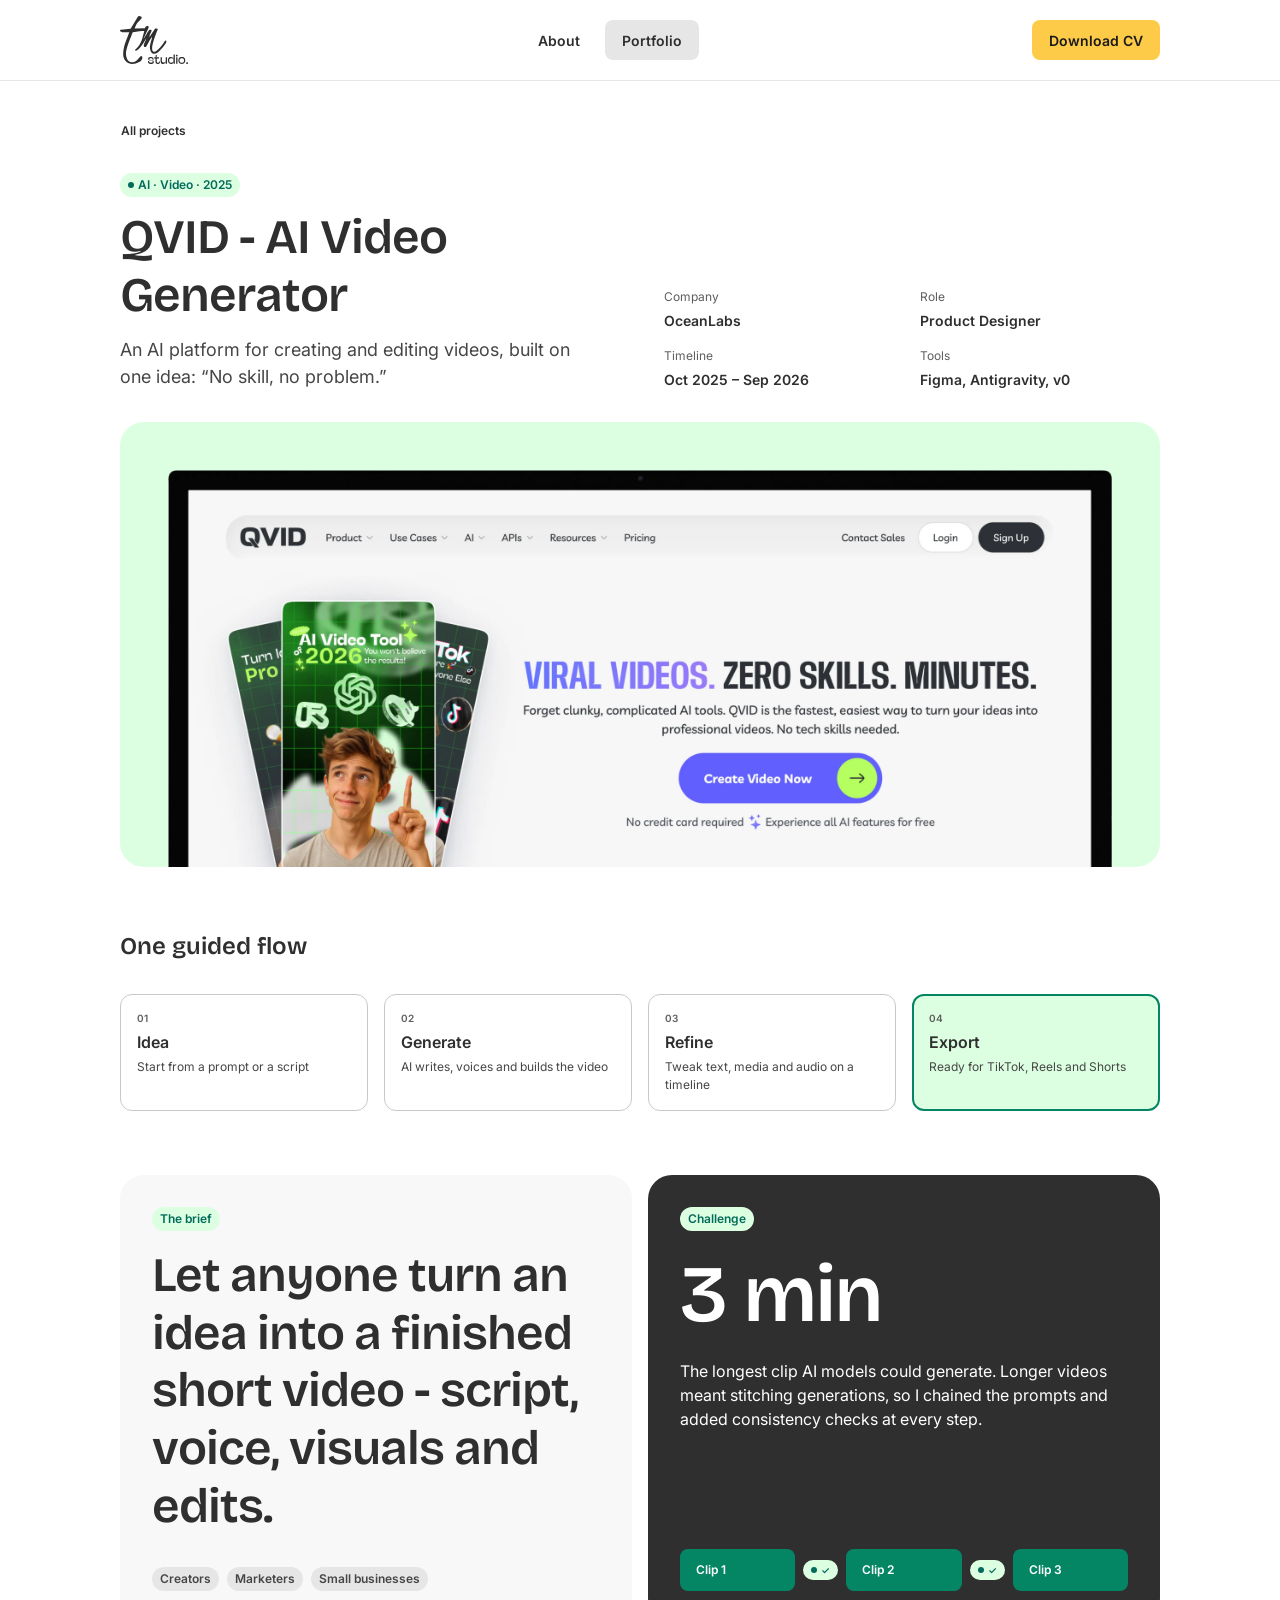
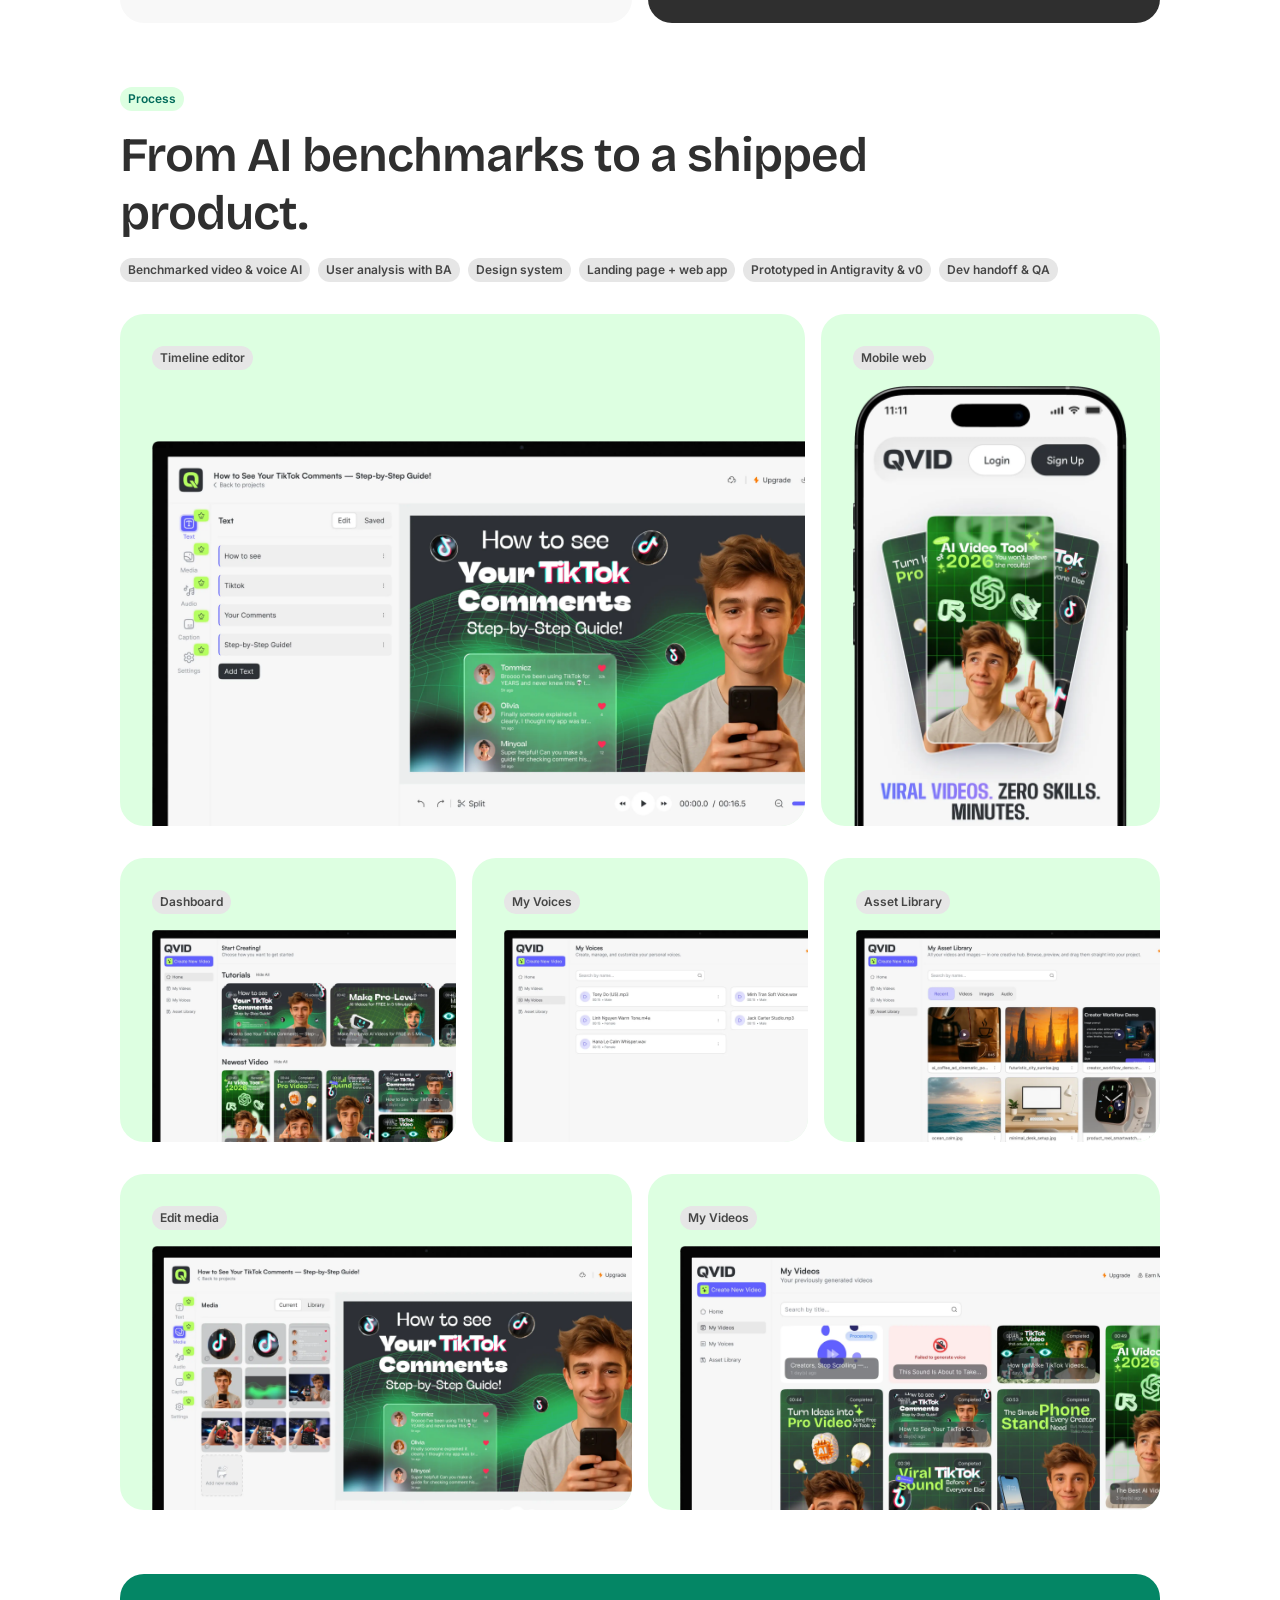
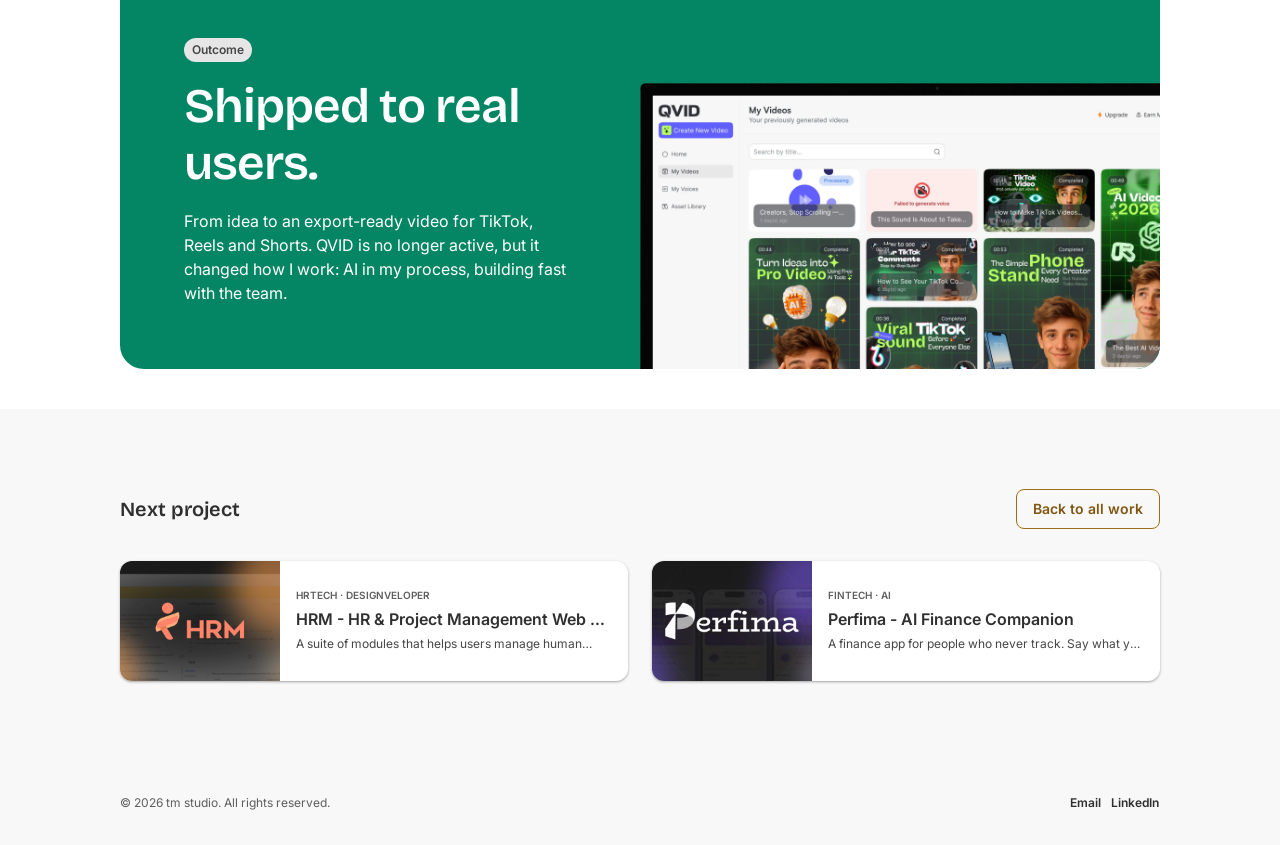
<file: portfolio/qvid.html>
<!DOCTYPE html>
<html lang="en">
<head>
  <meta charset="UTF-8">
  <meta name="viewport" content="width=device-width, initial-scale=1">
  <title>QVID | Tommiez Nguyen</title>
  <meta name="description" content="QVID — an AI platform for creating and editing videos. Product Designer at OceanLabs, Oct 2025 – Sep 2026.">
  <link rel="icon" href="/assets/img/favicon.svg?v=2" type="image/svg+xml">
  <link rel="apple-touch-icon" href="/assets/img/apple-touch-icon.png?v=1">
  <meta name="apple-mobile-web-app-title" content="Tommiez's Portfolio">
  <link rel="preconnect" href="https://fonts.googleapis.com">
  <link rel="preconnect" href="https://fonts.gstatic.com" crossorigin>
  <link href="https://fonts.googleapis.com/css2?family=Bricolage+Grotesque:opsz,wght@12..96,600&family=Inter:wght@400;600&display=swap" rel="stylesheet">
  <link rel="stylesheet" href="/assets/css/tokens.css">
  <link rel="stylesheet" href="/assets/css/styles.css?v=3">
  <link rel="stylesheet" href="/assets/css/project.css?v=10">
</head>
<body data-page="portfolio" data-project="qvid">
  <div id="site-header"></div>

  <main class="project">
    <div class="container">

      <!-- Hero -->
      <section class="p-hero" aria-labelledby="project-title">
        <a class="btn btn--link" href="/portfolio/">All projects</a>

        <div class="p-hero__row">
          <div class="p-hero__title">
            <span class="badge badge--success"><span class="badge__dot"></span>AI · Video · 2025</span>
            <h1 class="display-sm" id="project-title">QVID - AI Video Generator</h1>
            <p class="body-xl">An AI platform for creating and editing videos, built on one idea: “No skill, no problem.”</p>
          </div>

          <dl class="project-facts">
            <div><dt>Company</dt><dd>OceanLabs</dd></div>
            <div><dt>Role</dt><dd>Product Designer</dd></div>
            <div><dt>Timeline</dt><dd>Oct 2025 – Sep 2026</dd></div>
            <div><dt>Tools</dt><dd>Figma, Antigravity, v0</dd></div>
          </dl>
        </div>

        <div class="p-hero__banner">
          <picture>
            <source media="(max-width: 640px)" srcset="/assets/img/projects/qvid/qvid-mobile-home.webp">
            <img src="/assets/img/projects/qvid/qvid-landing.webp" alt="QVID landing page: “Viral videos. Zero skills. Minutes.”">
          </picture>
        </div>
      </section>

      <!-- How it works -->
      <section class="p-section" aria-labelledby="flow-title">
        <h2 class="heading-2" id="flow-title">One guided flow</h2>
        <ol class="p-steps">
          <li class="p-step">
            <span class="p-step__num">01</span>
            <span class="p-step__title">Idea</span>
            <span class="p-step__desc">Start from a prompt or a script</span>
          </li>
          <li class="p-step">
            <span class="p-step__num">02</span>
            <span class="p-step__title">Generate</span>
            <span class="p-step__desc">AI writes, voices and builds the video</span>
          </li>
          <li class="p-step">
            <span class="p-step__num">03</span>
            <span class="p-step__title">Refine</span>
            <span class="p-step__desc">Tweak text, media and audio on a timeline</span>
          </li>
          <li class="p-step p-step--done">
            <span class="p-step__num">04</span>
            <span class="p-step__title">Export</span>
            <span class="p-step__desc">Ready for TikTok, Reels and Shorts</span>
          </li>
        </ol>
      </section>

      <!-- Brief & Challenge -->
      <section class="p-bento" aria-label="Brief and challenge">
        <div class="p-brief">
          <div class="p-brief__top">
            <span class="badge badge--success">The brief</span>
            <h2 class="p-statement">Let anyone turn an idea into a finished short video - script, voice, visuals and edits.</h2>
          </div>
          <div class="badge-row" aria-label="Built for">
            <span class="badge">Creators</span>
            <span class="badge">Marketers</span>
            <span class="badge">Small businesses</span>
          </div>
        </div>

        <div class="p-challenge">
          <span class="badge badge--success">Challenge</span>
          <p class="display-lg">3 min</p>
          <p class="body-lg">The longest clip AI models could generate. Longer videos meant stitching generations, so I chained the prompts and added consistency checks at every step.</p>
          <div class="p-clips" aria-hidden="true">
            <span class="p-clip">Clip 1</span>
            <span class="badge badge--success badge--sm"><span class="badge__dot"></span>✓</span>
            <span class="p-clip">Clip 2</span>
            <span class="badge badge--success badge--sm"><span class="badge__dot"></span>✓</span>
            <span class="p-clip">Clip 3</span>
          </div>
        </div>
      </section>

      <!-- Process -->
      <section class="p-section" aria-labelledby="process-title">
        <div class="p-heading">
          <span class="badge badge--success">Process</span>
          <h2 class="p-statement" id="process-title">From AI benchmarks to a shipped product.</h2>
          <div class="badge-row" aria-label="What I did">
            <span class="badge">Benchmarked video &amp; voice AI</span>
            <span class="badge">User analysis with BA</span>
            <span class="badge">Design system</span>
            <span class="badge">Landing page + web app</span>
            <span class="badge">Prototyped in Antigravity &amp; v0</span>
            <span class="badge">Dev handoff &amp; QA</span>
          </div>
        </div>

        <div class="p-row p-row--a">
          <figure class="p-tile">
            <span class="badge">Timeline editor</span>
            <div class="p-shot"><img src="/assets/img/projects/qvid/qvid-timeline-editor.webp" alt="QVID timeline editor editing a TikTok video" loading="lazy"></div>
          </figure>
          <figure class="p-tile p-tile--phone">
            <span class="badge">Mobile web</span>
            <div class="p-phone"><img src="/assets/img/projects/qvid/qvid-mobile-home.webp" alt="QVID landing page on mobile" loading="lazy"></div>
          </figure>
        </div>

        <div class="p-row p-row--b">
          <figure class="p-tile">
            <span class="badge">Dashboard</span>
            <div class="p-shot"><img src="/assets/img/projects/qvid/qvid-dashboard.webp" alt="QVID dashboard with tutorials and newest videos" loading="lazy"></div>
          </figure>
          <figure class="p-tile">
            <span class="badge">My Voices</span>
            <div class="p-shot"><img src="/assets/img/projects/qvid/qvid-my-voices.webp" alt="QVID My Voices library" loading="lazy"></div>
          </figure>
          <figure class="p-tile">
            <span class="badge">Asset Library</span>
            <div class="p-shot"><img src="/assets/img/projects/qvid/qvid-asset-library.webp" alt="QVID Asset Library with videos and images" loading="lazy"></div>
          </figure>
        </div>

        <div class="p-row p-row--c">
          <figure class="p-tile">
            <span class="badge">Edit media</span>
            <div class="p-shot"><img src="/assets/img/projects/qvid/qvid-edit-media.webp" alt="QVID editor with the media panel open" loading="lazy"></div>
          </figure>
          <figure class="p-tile">
            <span class="badge">My Videos</span>
            <div class="p-shot"><img src="/assets/img/projects/qvid/qvid-my-videos.webp" alt="QVID My Videos grid of generated videos" loading="lazy"></div>
          </figure>
        </div>
      </section>

      <!-- Outcome -->
      <section class="p-outcome" aria-labelledby="outcome-title">
        <div class="p-outcome__text">
          <span class="badge">Outcome</span>
          <h2 class="p-statement" id="outcome-title">Shipped to real users.</h2>
          <p class="body-lg">From idea to an export-ready video for TikTok, Reels and Shorts. QVID is no longer active, but it changed how I work: AI in my process, building fast with the team.</p>
        </div>
        <div class="p-outcome__shot">
          <img src="/assets/img/projects/qvid/qvid-my-videos.webp" alt="QVID My Videos page with finished videos" loading="lazy">
        </div>
      </section>

    </div>
  </main>

  <!-- Next project -->
  <section class="next-project" aria-labelledby="next-title">
    <div class="container">
      <div class="next-project__header">
        <h2 class="heading-3" id="next-title">Next project</h2>
        <a class="btn btn--outline" href="/portfolio/">Back to all work</a>
      </div>
      <div class="next-project__cards" data-next-projects></div>
    </div>
  </section>

  <div id="site-footer"></div>
  <script src="/assets/js/main.js?v=3"></script>
</body>
</html>
</file>
<file: assets/css/tokens.css>
/* =========================================================
   TM's System — design tokens (Light)
   Lấy từ biến Figma của file "TM · Resume - Portfolio".
   Đổi giá trị ở đây là cả site đổi theo.
   ========================================================= */
:root {
  /* Font */
  --font-family-heading: "Bricolage Grotesque", "Inter", system-ui, sans-serif;
  --font-family-body: "Inter", system-ui, -apple-system, "Segoe UI", sans-serif;
  --font-weight-body: 400;
  --font-weight-emphasis: 600;

  /* Font size */
  --font-size-display-md: 64px;
  --font-size-heading-1: 32px;
  --font-size-heading-2: 24px;
  --font-size-heading-3: 20px;
  --font-size-heading-4: 18px;
  --font-size-body-xl: 18px;
  --font-size-body-lg: 16px;
  --font-size-body-md: 14px;
  --font-size-body-sm: 12px;
  --font-size-body-xs: 10px;
  --letter-spacing-display-md: -1.5px;
  --letter-spacing-heading-1: -1px;

  /* Background */
  --background-canvas: #ffffff;
  --background-surface: #ffffff;
  --background-raised: #ffffff;
  --background-section: #f8f8f8;
  --background-neutral: #e6e6e6;
  --background-inverse: #2f2f2f;
  --background-overlay: rgba(26, 26, 26, 0.48);
  --background-success: #ddffe1;
  --background-brand-subtle: #fef6d3;
  --background-interactive-default: #fdcb47;
  --background-interactive-hover: #e2b038;
  --background-interactive-active: #be8c27;

  /* Text */
  --text-default: #2f2f2f;
  --text-supporting: #464646;
  --text-hint: #5e5e5e;
  --text-inverse: #ffffff;
  --text-on-interactive: #1a1a1a;
  --text-interactive: #805610;
  --text-brand: #805610;
  --text-success: #026b5b;
  --text-link-hover: #684000;

  /* Icon */
  --icon-success: #026b5b;
  --icon-brand: #805610;
  --icon-supporting: #464646;

  /* Border */
  --border-divider: #e6e6e6;
  --border-container: #c9c9c9;
  --border-input: #929292;
  --border-interactive: #9a6d19;
  --border-width-default: 1px;

  /* Radius */
  --radius-indicator: 4px;
  --radius-control: 8px;
  --radius-card: 12px;
  --radius-banner: 24px;
  --radius-pill: 9999px;

  /* Spacing */
  --spacing-icon-gap: 4px;
  --spacing-control-gap: 8px;
  --spacing-paragraph: 12px;
  --spacing-card-padding: 16px;
  --spacing-button-padding-x-md: 16px;
  --spacing-button-padding-x-lg: 24px;
  --spacing-group-gap: 32px;
  --spacing-section-gap: 64px;

  /* Layout */
  --page-max: 1200px;
  --page-margin: 120px;

  /* Shadow */
  --shadow-color-key: rgba(26, 26, 26, 0.24);
  --shadow-color-ambient: rgba(26, 26, 26, 0.16);
  --shadow-card: 0 1px 3px 0 var(--shadow-color-key), 0 1px 2px 0 var(--shadow-color-ambient);
  --shadow-plane: 0 6px 12px 0 var(--shadow-color-key), 0 24px 48px 0 var(--shadow-color-ambient);
}

@media (max-width: 1024px) {
  :root { --page-margin: 40px; }
}

@media (max-width: 640px) {
  :root {
    --page-margin: 20px;
    --font-size-display-md: 44px;
    --font-size-heading-1: 28px;
    --font-size-heading-2: 22px;
    --spacing-section-gap: 48px;
  }
}
</file>
<file: assets/css/styles.css>
/* =========================================================
   TM Resume + Portfolio — styles
   1. Base   2. Typography   3. Components   4. Layout
   5. Header / Footer   6. About   7. Portfolio
   ========================================================= */

/* ---------- 1. Base ---------- */
*, *::before, *::after { box-sizing: border-box; }
html { -webkit-text-size-adjust: 100%; scroll-behavior: smooth; }
body {
  margin: 0;
  background: var(--background-canvas);
  color: var(--text-default);
  font-family: var(--font-family-body);
  font-size: var(--font-size-body-md);
  line-height: 1.5;
  -webkit-font-smoothing: antialiased;
}
img { display: block; max-width: 100%; }
a { color: inherit; text-decoration: none; }
p, h1, h2, h3, h4, ul { margin: 0; }
ul { padding: 0; list-style: none; }
button { font: inherit; color: inherit; cursor: pointer; }
:focus-visible { outline: 2px solid var(--border-interactive); outline-offset: 2px; }
[hidden] { display: none !important;}
.sr-only {
  position: absolute; width: 1px; height: 1px; padding: 0; margin: -1px;
  overflow: hidden; clip: rect(0 0 0 0); white-space: nowrap; border: 0;
}

/* ---------- 2. Typography ---------- */
.display-md, .heading-1, .heading-2, .heading-3, .heading-4 {
  font-family: var(--font-family-heading);
  font-weight: 600;
  font-variation-settings: "opsz" 14, "wdth" 100;
  color: var(--text-default);
}
.display-md { font-size: var(--font-size-display-md); line-height: 1.2; letter-spacing: var(--letter-spacing-display-md); }
.heading-1  { font-size: var(--font-size-heading-1); line-height: 1.3; letter-spacing: var(--letter-spacing-heading-1); }
.heading-2  { font-size: var(--font-size-heading-2); line-height: 1.3; }
.heading-3  { font-size: var(--font-size-heading-3); line-height: 1.3; }
.heading-4  { font-size: var(--font-size-heading-4); line-height: 1.3; }

.body-xl { font-size: var(--font-size-body-xl); }
.body-lg { font-size: var(--font-size-body-lg); }
.body-md { font-size: var(--font-size-body-md); }
.body-sm { font-size: var(--font-size-body-sm); }
.body-xs { font-size: var(--font-size-body-xs); }
.emphasis { font-weight: var(--font-weight-emphasis); }

.text-supporting { color: var(--text-supporting); }
.text-hint { color: var(--text-hint); }

/* ---------- 3. Components ---------- */

/* Button — variant: primary | outline | outline-neutral | secondary | ghost | link | inverse ; size: md (40) | lg (48) */
.btn {
  display: inline-flex; align-items: center; justify-content: center;
  gap: var(--spacing-control-gap);
  height: 40px; padding: 0 var(--spacing-button-padding-x-md);
  border: var(--border-width-default) solid transparent;
  border-radius: var(--radius-control);
  background: transparent;
  font-family: var(--font-family-body);
  font-size: var(--font-size-body-md);
  font-weight: var(--font-weight-emphasis);
  line-height: 1.5; white-space: nowrap;
  transition: background-color .15s, border-color .15s, color .15s;
}
.btn--lg { height: 48px; padding: 0 var(--spacing-button-padding-x-lg); font-size: var(--font-size-body-lg); }

.btn--primary { background: var(--background-interactive-default); color: var(--text-on-interactive); }
.btn--primary:hover { background: var(--background-interactive-hover); }
.btn--primary:active { background: var(--background-interactive-active); }

.btn--outline { border-color: var(--border-interactive); color: var(--text-interactive); }
.btn--outline:hover { background: var(--background-brand-subtle); }

.btn--outline-neutral { border-color: var(--border-input); color: var(--text-default); }
.btn--outline-neutral:hover { background: var(--background-section); }

.btn--ghost { color: var(--text-default); }
.btn--ghost:hover { background: var(--background-section); }
.btn--secondary { background: var(--background-neutral); color: var(--text-default); }

.btn--inverse { background: var(--background-inverse); color: var(--text-inverse); }
.btn--inverse:hover { background: #1a1a1a; }

.btn--link {
  height: auto; padding: 0; gap: var(--spacing-icon-gap);
  font-size: var(--font-size-body-sm); color: var(--text-default);
}
.btn--link:hover { text-decoration: underline; }

/* Badge — non-interactive marker */
.badge {
  display: inline-flex; align-items: center; justify-content: center;
  gap: var(--spacing-icon-gap);
  height: 24px; padding: 0 var(--spacing-control-gap);
  border-radius: var(--radius-pill);
  font-size: var(--font-size-body-sm); font-weight: var(--font-weight-emphasis);
  line-height: 1.5; white-space: nowrap;
  background: var(--background-neutral); color: var(--text-supporting);
}
.badge--sm { height: 20px; font-size: var(--font-size-body-xs); }
.badge__dot { width: 6px; height: 6px; border-radius: var(--radius-pill); background: currentColor; }
.badge--success { background: var(--background-success); color: var(--text-success); }
.badge--brand { background: var(--background-brand-subtle); color: var(--text-brand); }

/* Tag */
.tag {
  display: inline-flex; align-items: center;
  height: 24px; padding: 0 var(--spacing-control-gap);
  border: var(--border-width-default) solid var(--border-container);
  border-radius: var(--radius-indicator);
  background: var(--background-neutral); color: var(--text-default);
  font-size: var(--font-size-body-sm); line-height: 1.5; white-space: nowrap;
}
button.tag:hover { background: #dcdcdc; }
.tag[aria-pressed="true"] {
  background: var(--background-inverse); border-color: var(--background-inverse); color: var(--text-inverse);
}
.tag-list { display: flex; flex-wrap: wrap; gap: var(--spacing-control-gap); }

/* Card — vertical, outline | elevated */
.card {
  position: relative; display: flex; flex-direction: column;
  width: 100%; overflow: hidden;
  border-radius: var(--radius-card);
  background: var(--background-surface);
  transition: box-shadow .2s, transform .2s;
}
.card--outline { border: var(--border-width-default) solid var(--border-container); }
.card--elevated { background: var(--background-raised); box-shadow: var(--shadow-card); }
.card:hover { box-shadow: 0 8px 24px var(--shadow-color-ambient); transform: translateY(-2px); }
.card__media { height: 180px; background: var(--background-section); overflow: hidden; }
.card__media img { width: 100%; height: 100%; object-fit: cover; }
.card__body { display: flex; flex-direction: column; gap: var(--spacing-icon-gap); padding: var(--spacing-card-padding); }
.card__eyebrow { font-size: var(--font-size-body-xs); font-weight: var(--font-weight-emphasis); color: var(--text-hint); text-transform: uppercase; }
.card__title { font-size: var(--font-size-body-lg); font-weight: var(--font-weight-emphasis); }
.card__desc { font-size: var(--font-size-body-sm); color: var(--text-supporting); }
/* Cả card bấm được: kéo vùng bấm của link tiêu đề ra toàn card */
.card__link::after { content: ""; position: absolute; inset: 0; }

/* Section header */
.section-header { display: flex; flex-direction: column; gap: var(--spacing-paragraph); max-width: 760px; }
.section-header .body-lg { color: var(--text-supporting); }

/* Resume timeline item — split (desktop) / stacked (mobile) */
.timeline-item {
  display: flex; gap: 48px; padding: 24px 0;
  border-top: 1px solid var(--border-divider);
}
.timeline-item__meta { flex: 0 0 280px; display: flex; flex-direction: column; gap: var(--spacing-icon-gap); }
.timeline-item__period { font-size: var(--font-size-body-sm); color: var(--text-hint); }
.timeline-item__org { font-size: var(--font-size-body-md); font-weight: var(--font-weight-emphasis); }
.timeline-item__body { flex: 1; min-width: 0; display: flex; flex-direction: column; gap: var(--spacing-paragraph); }
.timeline-item__desc, .timeline-item__desc ul { display: flex; flex-direction: column; gap: var(--spacing-paragraph); color: var(--text-supporting); }
.timeline-item__desc li { padding-left: 1em; text-indent: -1em; }
.timeline-item__desc li::before { content: "• "; }

/* ---------- 4. Layout ---------- */
.container {
  width: 100%; max-width: calc(var(--page-max) + var(--page-margin) * 2);
  margin: 0 auto; padding: 0 var(--page-margin);
}
.section { padding: 80px 0; }
.section--alt { background: var(--background-section); }
.section > .container { display: flex; flex-direction: column; gap: var(--spacing-group-gap); }

/* ---------- 5. Header / Footer ---------- */
.site-header {
  position: sticky; top: 0; z-index: 50;
  background: var(--background-canvas);
  border-bottom: 1px solid var(--border-divider);
}
.site-header__inner {
  display: flex; align-items: center; justify-content: space-between;
  padding-top: 16px; padding-bottom: 16px;
}
.site-logo img { height: 48px; width: auto; }
.site-nav { display: flex; gap: var(--spacing-control-gap); }
.site-nav .btn[aria-current="page"] { background: var(--background-neutral); }
.menu-toggle { display: none; width: 40px; padding: 0; }

.site-footer { background: var(--background-section); }
.site-footer__inner {
  display: flex; align-items: center; justify-content: space-between; gap: 16px;
  padding-top: 32px; padding-bottom: 32px;
}
.site-footer__links { display: flex; gap: var(--spacing-control-gap); }

@media (max-width: 640px) {
  .site-header__inner { padding-top: 8px; padding-bottom: 8px; }
  .site-logo img { height: 48px; }
  .site-header .header-cta { display: none; }
  .menu-toggle { display: inline-flex; }
  .site-nav {
    position: absolute; left: 0; right: 0; top: 100%;
    flex-direction: column; gap: var(--spacing-icon-gap);
    padding: 12px var(--page-margin) 20px;
    background: var(--background-canvas);
    border-bottom: 1px solid var(--border-divider);
    box-shadow: 0 12px 24px var(--shadow-color-ambient);
    display: none;
  }
  .site-nav.is-open { display: flex; }
  .site-nav .btn { justify-content: flex-start; }
  .site-nav .nav-cta { display: inline-flex; justify-content: center; margin-top: 8px; }
  .site-footer__inner { flex-direction: column; align-items: flex-start; }
}
@media (min-width: 641px) { .site-nav .nav-cta { display: none; } }

/* ---------- 6. About ---------- */
.hero { padding: 96px 0; }
.hero__inner { display: flex; align-items: center; gap: var(--spacing-section-gap); }
.hero__intro { flex: 1; min-width: 0; display: flex; flex-direction: column; align-items: flex-start; gap: 24px; }
.hero__name { display: flex; flex-direction: column; gap: var(--spacing-paragraph); }
.hero__role { color: var(--text-supporting); }
.hero__summary { color: var(--text-supporting); }
.hero__portrait {
  flex: 0 0 352px; height: 440px;
  border-radius: 16.5px; overflow: hidden; background: var(--background-section);
}
.hero__portrait img { width: 100%; height: 100%; object-fit: cover; object-position: 20% center; }

.btn-row { display: flex; flex-wrap: wrap; gap: var(--spacing-control-gap); }

.skills { display: grid; grid-template-columns: repeat(3, 1fr); gap: 48px; }
.skills__group { display: flex; flex-direction: column; gap: var(--spacing-paragraph); }

.contact { padding: 96px 0; text-align: center; }
.contact .container { display: flex; flex-direction: column; align-items: center; gap: 24px; }
.contact__info { color: var(--text-supporting); }

@media (max-width: 1024px) {
  .hero__inner { gap: 40px; }
  .hero__portrait { flex-basis: 300px; height: 375px; }
  .skills { grid-template-columns: repeat(2, 1fr); gap: 32px; }
}
@media (max-width: 768px) {
  .hero { padding: 48px 0 64px; }
  .hero__inner { flex-direction: column-reverse; align-items: stretch; }
  .hero__portrait { flex: none; width: 100%; height: auto; aspect-ratio: 4 / 5; }
  .timeline-item { flex-direction: column; gap: var(--spacing-paragraph); }
  .timeline-item__meta { flex: none; }
  .skills { grid-template-columns: 1fr; }
  .section { padding: 64px 0; }
}

/* ---------- 7. Portfolio ---------- */
.portfolio-content { padding: 80px 0; }
.portfolio-content > .container { display: flex; flex-direction: column; gap: var(--spacing-section-gap); }
.portfolio-intro { display: flex; flex-direction: column; gap: var(--spacing-paragraph); }
.portfolio-intro p { max-width: 760px; }
.portfolio-group { display: flex; flex-direction: column; gap: var(--spacing-group-gap); }

.project-grid { display: grid; grid-template-columns: repeat(3, minmax(0, 384px)); gap: 24px; }
.project-grid .card--outline { height: 298px; }

/* TM's System banner */
.tms-banner {
  position: relative; height: 520px; overflow: hidden;
  border-radius: var(--radius-banner);
  background-color: var(--background-interactive-default);
  background-image:
    linear-gradient(to right, rgba(26,26,26,.07) 1px, transparent 1px),
    linear-gradient(to bottom, rgba(26,26,26,.07) 1px, transparent 1px);
  background-size: 40px 40px;
  background-position: -1px -1px;
  color: var(--text-on-interactive);
}
.tms-banner__copy {
  position: absolute; left: 64px; top: 80px; z-index: 2;
  display: flex; flex-direction: column; align-items: flex-start; gap: 24px;
}
.tms-banner__copy .display-md { color: var(--text-on-interactive); }
.tms-banner__copy p { width: 420px; max-width: 100%; }

/* Phần minh hoạ: khung 704×520 neo bên phải banner, thu nhỏ theo màn hình */
.tms-art {
  position: absolute; right: 0; top: 0; width: 704px; height: 520px;
  transform-origin: right center;
}
.tms-art__glow {
  position: absolute; left: 4px; top: 60px; width: 520px; height: 420px;
  background: radial-gradient(closest-side, rgba(255,255,255,.75), rgba(255,255,255,0));
  pointer-events: none;
}
.tms-plane-wrap { position: absolute; width: 346px; height: 200px; display: flex; align-items: center; justify-content: center; }
.tms-plane-wrap--1 { left: 0;    top: 262px; }
.tms-plane-wrap--2 { left: 70px; top: 152px; }
.tms-plane-wrap--3 { left: 140px; top: 42px; }
.tms-plane {
  position: relative; flex: none; width: 200px; height: 200px;
  border-radius: 20px; overflow: hidden; box-shadow: var(--shadow-plane);
  transform: rotate(30deg) skewX(-30deg) scaleY(0.87);
  background: var(--background-surface);
}
.tms-plane--primitives { background: var(--background-inverse); }
.tms-swatch { position: absolute; left: 24px; width: 152px; height: 24px; border-radius: 6px; }
.tms-swatch:nth-child(1) { top: 24px;  background: #fef6d3; }
.tms-swatch:nth-child(2) { top: 56px;  background: #fdcb47; }
.tms-swatch:nth-child(3) { top: 88px;  background: #e2b038; }
.tms-swatch:nth-child(4) { top: 120px; background: #be8c27; }
.tms-swatch:nth-child(5) { top: 152px; background: #684000; }
.tms-plane__circle { position: absolute; left: 88px; top: 20px; width: 96px; height: 96px; border-radius: 50%; background: var(--background-interactive-default); }
.tms-plane__aa { position: absolute; left: 20px; top: 112px; }
.tms-plane__components { position: absolute; left: 24px; top: 40px; display: flex; flex-direction: column; align-items: flex-start; gap: 12px; }

.tms-label { position: absolute; left: 512px; width: 150px; display: flex; flex-direction: column; gap: 2px; font-size: var(--font-size-body-xs); line-height: 1.3; }
.tms-label strong { font-weight: var(--font-weight-emphasis); white-space: pre; }
.tms-label::before { /* đường dẫn */
  content: ""; position: absolute; top: 10px; right: calc(100% + 8px);
  width: var(--leader); height: 1px; background: var(--text-on-interactive);
}
.tms-label::after { /* chấm node */
  content: ""; position: absolute; top: 7.5px; right: calc(100% + 5px + var(--leader));
  width: 6px; height: 6px; border-radius: 50%; background: var(--text-on-interactive);
}
.tms-label--3 { top: 132px; --leader: 11px; }
.tms-label--2 { top: 242px; --leader: 81px; }
.tms-label--1 { top: 352px; --leader: 151px; }

.tms-chip {
  position: absolute; left: 64px; top: 470px;
  display: inline-flex; align-items: center; gap: 6px;
  padding: 6px 12px; border-radius: 999px;
  background: var(--background-inverse); color: var(--text-inverse);
  font-size: var(--font-size-body-xs); line-height: 1.3; white-space: nowrap;
}
.tms-chip span { color: var(--background-interactive-default); font-size: var(--font-size-body-sm); font-weight: 600; }

@media (max-width: 1439px) { .tms-art { transform: scale(.82); } }
@media (max-width: 1316px) { .tms-art { transform: scale(.7); } }
@media (max-width: 1232px) { .tms-art { transform: scale(.6); } }
@media (max-width: 1161px) {
  /* Xếp dọc: chữ ở trên, minh hoạ ở dưới */
  .tms-banner { height: auto; padding: 56px 40px 0; display: flex; flex-direction: column; align-items: center; }
  .tms-banner__copy { position: relative; left: auto; top: auto; align-self: stretch; }
  .tms-art { position: relative; flex: none; transform: scale(.8); transform-origin: top center; margin-bottom: -104px; }
}
@media (max-width: 640px) {
  .tms-banner { padding: 32px 20px 0; border-radius: 16px; }
  .tms-art { transform: scale(.5) translateX(110px); margin-bottom: -250px; margin-top: -10px; }
  .tms-label, .tms-chip { display: none; }
}

/* Graphic gallery (masonry) */
.gallery { display: flex; flex-direction: column; gap: 24px; }
.masonry { columns: 4; column-gap: 16px; }
.graphic-tile {
  position: relative; display: flex; flex-direction: column; justify-content: space-between; align-items: flex-start;
  width: 100%; margin: 0 0 16px; padding: var(--spacing-card-padding);
  border: 0; border-radius: var(--radius-card); overflow: hidden;
  background: var(--background-neutral); text-align: left;
  break-inside: avoid;
}
.graphic-tile--square { aspect-ratio: 1 / 1; }
.graphic-tile--portrait { aspect-ratio: 4 / 5; }
.graphic-tile img { position: absolute; inset: 0; width: 100%; height: 100%; object-fit: cover; }
.graphic-tile .badge { position: relative; z-index: 2; }
.graphic-tile__overlay { position: absolute; inset: 0; background: var(--background-overlay); opacity: 0; transition: opacity .2s; }
.graphic-tile__caption {
  position: relative; z-index: 2; display: flex; flex-direction: column; gap: var(--spacing-icon-gap);
  color: var(--text-inverse); opacity: 0; transition: opacity .2s;
}
.graphic-tile:hover .graphic-tile__overlay,
.graphic-tile:hover .graphic-tile__caption,
.graphic-tile:focus-visible .graphic-tile__overlay,
.graphic-tile:focus-visible .graphic-tile__caption { opacity: 1; }
.graphic-tile[hidden] { display: none; }
.gallery__actions { display: flex; justify-content: center; }

/* Lightbox */
.lightbox {
  width: min(92vw, 960px); max-height: 92vh; padding: 0; border: 0;
  border-radius: var(--radius-card); background: var(--background-inverse); color: var(--text-inverse);
}
.lightbox::backdrop { background: rgba(26, 26, 26, .8); }
.lightbox__stage { display: flex; align-items: center; justify-content: center; min-height: 300px; }
.lightbox__stage img { max-height: 80vh; width: auto; object-fit: contain; }
.lightbox__bar { display: flex; align-items: center; justify-content: space-between; gap: 12px; padding: 12px 16px; }
.lightbox__bar .btn { color: var(--text-inverse); }
.lightbox__bar .btn:hover { background: rgba(255,255,255,.1); }

@media (max-width: 1100px) {
  .project-grid { grid-template-columns: repeat(2, minmax(0, 1fr)); }
  .masonry { columns: 3; }
}
@media (max-width: 640px) {
  .portfolio-content { padding: 48px 0; }
  .project-grid { grid-template-columns: 1fr; }
  .project-grid .card--outline { height: auto; }
  .masonry { columns: 2; column-gap: 12px; }
  .graphic-tile { margin-bottom: 12px; }
}

/* ---------- 8. About: quick link dự án + nút chứng chỉ ---------- */
.btn--sm { height: 32px; padding: 0 12px; font-size: var(--font-size-body-sm); }
.btn svg { flex: none; }
.timeline-item__body > .btn,
.timeline-item__body > .project-link { align-self: flex-start; }

/* Project Link — thumbnail 128×72 + eyebrow + tên dự án */
.project-link {
  display: flex; align-items: center;
  width: 480px; max-width: 100%; padding: 4px;
  border-radius: var(--radius-card);
  background: var(--background-section);
  transition: background-color .15s;
}
.project-link:hover { background: var(--background-neutral); }
.project-link__thumb {
  flex: 0 0 128px; width: 128px; height: 72px;
  border-radius: var(--radius-control); object-fit: cover;
}
.project-link__text {
  flex: 1; min-width: 0; padding: 8px 16px;
  display: flex; flex-direction: column; justify-content: center;
  line-height: 1.5;
}
.project-link__eyebrow { overflow: hidden; white-space: nowrap; text-overflow: ellipsis; }
.project-link__title {
  overflow: hidden;
  display: -webkit-box; -webkit-box-orient: vertical;
  -webkit-line-clamp: 2; line-clamp: 2;
}
.project-link__eyebrow { font-size: var(--font-size-body-sm); color: var(--text-hint); }
.project-link__title { font-size: var(--font-size-body-md); font-weight: var(--font-weight-emphasis); color: var(--text-default); }
/* ---------- 9. Giới hạn số dòng của card ---------- */
/* Tag + title: 1 dòng (card main + next project) */
.card__eyebrow,
.card__title { overflow: hidden; white-space: nowrap; text-overflow: ellipsis; }
/* Description: 2 dòng (card main) */
.card__desc {
  overflow: hidden;
  display: -webkit-box; -webkit-box-orient: vertical;
  -webkit-line-clamp: 2; line-clamp: 2;
}
/* Description: 1 dòng (card next project) */
.card--horizontal .card__desc { -webkit-line-clamp: 1; line-clamp: 1; }
</file>
<file: assets/css/project.css>
/* =========================================================
   Project detail — trang chi tiết dự án (QVID, sau này Perfima, TM's System…)
   Dùng kèm tokens.css + styles.css. Chỉ load ở các trang /portfolio/<dự án>.
   Layout bento theo Figma "Portfolio · QVID" (node 149:16907).
   ========================================================= */

/* ---------- Token bổ sung cho trang dự án ---------- */
:root {
  --font-size-display-sm: 48px;
  --letter-spacing-display-sm: -1px;
  --font-size-display-lg: 80px;
  --letter-spacing-display-lg: -2px;
  --background-success-strong: #048665;
  --border-success: #048665;
  --text-on-brand: #ffffff;
  --radius-sheet: 24px;
}
@media (max-width: 640px) {
  :root {
    --font-size-display-sm: 36px;
    --font-size-display-lg: 64px;
    --letter-spacing-display-lg: -1.5px;
  }
}

.display-sm, .display-lg {
  font-family: var(--font-family-heading);
  font-weight: 600;
  font-variation-settings: "opsz" 14, "wdth" 100;
  line-height: 1.2;
}
.display-sm { font-size: var(--font-size-display-sm); letter-spacing: var(--letter-spacing-display-sm); }
.display-lg { font-size: var(--font-size-display-lg); letter-spacing: var(--letter-spacing-display-lg); }

/* Tiêu đề lớn trong các khối: display-sm trên desktop, heading-2 trên mobile */
.p-statement {
  font-family: var(--font-family-heading);
  font-weight: 600;
  font-variation-settings: "opsz" 14, "wdth" 100;
  font-size: var(--font-size-display-sm);
  letter-spacing: var(--letter-spacing-display-sm);
  line-height: 1.2;
}

/* ---------- Khung trang ---------- */
.project { padding: 40px 0; }
.project > .container { display: flex; flex-direction: column; gap: var(--spacing-section-gap); }
.p-section { display: flex; flex-direction: column; gap: var(--spacing-group-gap); }

/* ---------- Hero ---------- */
.p-hero { display: flex; flex-direction: column; align-items: flex-start; gap: var(--spacing-group-gap); }
.p-hero__row { display: flex; align-items: flex-end; gap: 80px; width: 100%; }
.p-hero__title { flex: 1; min-width: 0; display: flex; flex-direction: column; align-items: flex-start; gap: var(--spacing-paragraph); }
.p-hero__title p { color: var(--text-supporting); }

.project-facts {
  flex: 0 0 496px;
  display: grid; grid-template-columns: repeat(2, minmax(0, 1fr)); gap: 16px;
  margin: 0;
}
.project-facts div { display: flex; flex-direction: column; gap: var(--spacing-icon-gap); }
.project-facts dt { font-size: var(--font-size-body-sm); color: var(--text-hint); }
.project-facts dd { margin: 0; font-size: var(--font-size-body-md); font-weight: var(--font-weight-emphasis); }

.p-hero__banner {
  width: 100%; padding: 48px 48px 0; overflow: hidden;
  border-radius: var(--radius-sheet);
  background: var(--background-success);
}
.p-hero__banner picture, .p-hero__banner img { display: block; width: 100%; height: auto; }

/* ---------- How it works ---------- */
.p-steps { display: grid; grid-template-columns: repeat(4, minmax(0, 1fr)); gap: 16px; margin: 0; padding: 0; list-style: none; }
.p-step {
  display: flex; flex-direction: column; gap: var(--spacing-icon-gap);
  padding: var(--spacing-card-padding);
  border: var(--border-width-default) solid var(--border-container);
  border-radius: var(--radius-card);
  background: var(--background-surface);
}
.p-step--done { padding: 15px; border: 2px solid var(--border-success); background: var(--background-success); }
.p-step__num { font-size: var(--font-size-body-xs); font-weight: var(--font-weight-emphasis); color: var(--text-hint); }
.p-step__title { font-size: var(--font-size-body-lg); font-weight: var(--font-weight-emphasis); }
.p-step__desc { font-size: var(--font-size-body-sm); color: var(--text-supporting); }

/* ---------- Brief & Challenge (bento) ---------- */
.p-bento { display: grid; grid-template-columns: repeat(2, minmax(0, 1fr)); gap: 16px; align-items: stretch; }
.p-brief {
  align-self: stretch;
  display: flex; flex-direction: column; justify-content: space-between; gap: var(--spacing-group-gap);
  padding: 32px; border-radius: var(--radius-sheet);
  background: var(--background-section);
}
.p-brief__top { display: flex; flex-direction: column; align-items: flex-start; gap: 16px; }
.p-challenge {
  display: flex; flex-direction: column; align-items: flex-start; gap: 16px;
  padding: 32px; border-radius: var(--radius-sheet);
  background: var(--background-inverse); color: var(--text-inverse);
}
.p-challenge .display-lg { color: var(--text-inverse); }

.badge-row { display: flex; flex-wrap: wrap; gap: var(--spacing-control-gap); }

.p-clips { display: flex; align-items: center; gap: var(--spacing-control-gap); width: 100%; margin-top: auto; }
.p-clip {
  flex: 1; min-width: 0;
  padding: var(--spacing-paragraph) var(--spacing-button-padding-x-md);
  border-radius: var(--radius-control);
  background: var(--background-success-strong); color: var(--text-on-brand);
  font-size: var(--font-size-body-sm); font-weight: var(--font-weight-emphasis);
  white-space: nowrap;
}

/* ---------- Process ---------- */
.p-heading { display: flex; flex-direction: column; align-items: flex-start; gap: 16px; }
.p-heading .p-statement { max-width: 760px; }

.p-row { display: grid; gap: 16px; }
.p-row--a { grid-template-columns: minmax(0, 792fr) minmax(0, 392fr); }
.p-row--b { grid-template-columns: repeat(3, minmax(0, 1fr)); }
.p-row--c { grid-template-columns: repeat(2, minmax(0, 1fr)); }

.p-tile {
  margin: 0;
  display: flex; flex-direction: column; align-items: flex-start; gap: 16px;
  padding: 32px 0 0 32px; overflow: hidden;
  border-radius: var(--radius-sheet);
  background: var(--background-success);
}

/* Ảnh mockup export từ Figma (đã gồm khung máy + phần bị cắt):
   giữ nguyên tỉ lệ, sát mép phải và mép dưới của tile */
.p-shot { margin-top: auto; width: 100%; }
.p-shot img, .p-phone img, .p-outcome__shot img { display: block; width: 100%; height: auto; }

/* Tile điện thoại: ảnh ở giữa, sát mép dưới */
.p-tile--phone { align-items: center; padding: 32px 32px 0; }
.p-tile--phone .badge { align-self: flex-start; }
.p-phone { margin-top: auto; width: min(280px, 100%); }

/* ---------- Outcome ---------- */
.p-outcome {
  display: flex; align-items: flex-start;
  padding-top: var(--spacing-section-gap); overflow: hidden;
  border-radius: var(--radius-sheet);
  background: var(--background-success-strong); color: var(--text-on-brand);
}
.p-outcome__text {
  flex: 0 0 50%; display: flex; flex-direction: column; align-items: flex-start; gap: 16px;
  padding: 0 var(--spacing-section-gap) var(--spacing-section-gap);
}
.p-outcome__text .p-statement { color: var(--text-on-brand); }
.p-outcome__shot { flex: 1; min-width: 0; align-self: flex-end; }

/* ---------- Next project ---------- */
.next-project { padding: 80px 0; background: var(--background-section); }
.next-project > .container { display: flex; flex-direction: column; gap: var(--spacing-group-gap); }
.next-project__header { display: flex; align-items: center; justify-content: space-between; gap: 16px; }
.next-project__cards { display: grid; grid-template-columns: repeat(2, minmax(0, 1fr)); gap: 24px; }

/* Card ngang: ảnh 160px bên trái */
.card--horizontal { flex-direction: row; min-height: 120px; }
.card--horizontal .card__media { flex: 0 0 160px; height: auto; }
.card--horizontal .card__body { flex: 1; min-width: 0; justify-content: center; }

/* ---------- Responsive ---------- */
@media (max-width: 1100px) {
  .p-hero__row { gap: 40px; }
  .project-facts { flex-basis: 380px; }
  .p-outcome { padding-top: 40px; }
  .p-outcome__text { padding: 0 40px 40px; }
}

@media (max-width: 900px) {
  .p-steps { grid-template-columns: repeat(2, minmax(0, 1fr)); }
  .p-row--b { grid-template-columns: repeat(2, minmax(0, 1fr)); }
}

@media (max-width: 768px) {
  /* Hero: tiêu đề → banner → facts */
  .p-hero__row { display: contents; }
  .p-hero__title { order: 1; }
  .p-hero__banner { order: 2; }
  .project-facts { order: 3; flex: none; width: 100%; }

  .p-bento { grid-template-columns: 1fr; }
  .p-row--a, .p-row--b, .p-row--c { grid-template-columns: 1fr; }

  .p-tile { padding: 24px 0 0 24px; }
  .p-tile--phone { padding: 24px 24px 0; }
  .p-tile--phone .p-phone { width: min(250px, 100%); }

  .p-outcome { flex-direction: column; align-items: stretch; padding-top: 24px; }
  .p-outcome__text { flex: none; padding: 0 24px 24px; }
  .p-outcome__shot { padding-left: 24px; }

  .next-project__cards { grid-template-columns: 1fr; gap: 16px; }
}

@media (max-width: 640px) {
  .p-statement { font-size: var(--font-size-heading-2); letter-spacing: 0; line-height: 1.3; }

  .p-hero__banner { padding: 24px 24px 0; }

  .p-brief, .p-challenge { padding: 24px; }
  .p-brief { gap: 16px; }
  .p-clip { padding-left: 12px; padding-right: 12px; }

  .next-project { padding: 48px 0; }
}

/* =========================================================
   Perfima — chỉ dùng cho /portfolio/perfima
   Load sau project.css. Layout theo Figma "Portfolio · Perfima" (node 149:15246).
   Màu tím Perfima chỉ áp trong <main class="pf">, phần còn lại của site giữ vàng TM.
   ========================================================= */

/* ---------- Token Perfima ---------- */
.pf {
  --pf-brand: #7c59f1;
  --pf-brand-subtle: #fcf3ff;
  --pf-text-brand: #6043d1;
  --pf-warning: #fff5dd;
  --pf-text-warning: #a63910;
  --pf-tile-radius: 24px;
  --pf-tile-padding: 32px;

  /* Badge brand (badge--brand) chuyển sang tím trong trang này */
  --background-brand-subtle: var(--pf-brand-subtle);
  --text-brand: var(--pf-text-brand);
}

/* ---------- Hero cover (ảnh export từ Figma, đã gồm nền + bo góc) ---------- */
.pf .pf-cover { padding: 0; border-radius: 0; background: none; }

/* ---------- Ghi đè màu xanh của template QVID ---------- */
.pf .p-step--done { border-color: var(--pf-brand); background: var(--pf-brand-subtle); }
.pf .p-clip { background: var(--pf-brand); }
.pf .p-outcome { background: var(--pf-brand); }

/* ---------- Tile chung ---------- */
.pf-tile {
  margin: 0;
  display: flex; flex-direction: column; align-items: flex-start; gap: 16px;
  padding: var(--pf-tile-padding);
  border-radius: var(--pf-tile-radius);
  overflow: hidden;
}
.pf-tile--brand { background: var(--pf-brand-subtle); }
.pf-tile--section { background: var(--background-section); }

/* ---------- Research: số liệu ---------- */
.pf-stats { display: grid; grid-template-columns: repeat(4, minmax(0, 1fr)); gap: 16px; }
.pf-stat {
  display: flex; flex-direction: column; gap: 8px;
  padding: var(--pf-tile-padding);
  border-radius: var(--pf-tile-radius);
  background: var(--pf-brand-subtle);
}
.pf-stat__num {
  font-family: var(--font-family-heading); font-weight: 600;
  font-variation-settings: "opsz" 14, "wdth" 100;
  font-size: var(--font-size-display-md); letter-spacing: var(--letter-spacing-display-md);
  line-height: 1.2; white-space: nowrap;
  color: var(--pf-text-brand);
}
.pf-stat__copy { display: flex; flex-direction: column; gap: 8px; }
.pf-stat__src { font-size: var(--font-size-body-sm); color: var(--text-hint); }

/* ---------- Research: persona ---------- */
.pf-tile--section > .badge { margin-bottom: 4px; }
.pf-personas { display: grid; grid-template-columns: repeat(3, minmax(0, 1fr)); gap: 12px; width: 100%; flex: 1; }
.pf-persona {
  display: flex; flex-direction: column; align-items: flex-start; gap: 12px;
  min-height: 230px; padding: 20px;
  border: 1px solid var(--border-container); border-radius: 16px;
  background: var(--background-surface);
}
.pf-persona__who { display: flex; align-items: center; gap: 12px; }
.pf-persona__who > div { display: flex; flex-direction: column; gap: 2px; }
.pf-persona__avatar {
  flex: none; display: inline-flex; align-items: center; justify-content: center;
  width: 40px; height: 40px; border-radius: var(--radius-pill);
  background: var(--pf-brand); color: #fff;
  font-weight: var(--font-weight-emphasis);
}
.pf-persona__quote { color: var(--text-supporting); }
.pf-persona .badge { margin-top: auto; }

/* ---------- Research: How might we ---------- */
.pf-hmw { background: var(--pf-brand); color: #fff; }
.pf-hmw .heading-2 { color: #fff; }
.pf-hmw__note { margin-top: auto; }

/* ---------- Research: barrier → pillar ---------- */
.pf-badge--warning { background: var(--pf-warning); color: var(--pf-text-warning); }
.pf-pairs { display: flex; flex-direction: column; gap: 16px; width: 100%; }
.pf-pairs li { display: grid; grid-template-columns: minmax(0, 1fr) auto minmax(0, 1fr); align-items: center; gap: 12px; }
.pf-barrier, .pf-pillar { padding: 14px 16px; border-radius: 12px; }
.pf-barrier { border: 1px solid var(--border-container); background: var(--background-surface); }
.pf-pillar { background: var(--pf-brand); color: #fff; font-weight: var(--font-weight-emphasis); }
.pf-arrow {
  font-family: var(--font-family-heading); font-weight: 600;
  font-size: var(--font-size-heading-4); line-height: 1.3;
  color: var(--pf-text-brand);
}
.pf-footnote { margin-top: auto; padding-top: 16px; font-size: var(--font-size-body-sm); color: var(--text-hint); }

/* ---------- Research: sitemap ---------- */
.pf-ia { width: 100%; padding: 40px; border-radius: var(--pf-tile-radius); background: var(--pf-warning); }
.pf-ia img { width: 100%; height: auto; }

/* ---------- Design: lưới màn hình ----------
   Desktop 12 cột: Permi 8 + Transfer 4 / Onboarding, Wallets, Budgets 4-4-4 / Home, Trust 6-6 */
.pf-screens { display: grid; grid-template-columns: repeat(12, minmax(0, 1fr)); gap: 32px 16px; }
.pf-screens > .pf-tile--single { grid-column: span 4; }
.pf-screens__permi { grid-column: span 8; }
.pf-screens__half { grid-column: span 6; }

/* Ảnh điện thoại export từ Figma (đã gồm khung máy) */
.pf-phones { display: flex; justify-content: center; align-items: flex-start; gap: 16px; width: 100%; }
.pf-phones img { flex: 0 1 231px; min-width: 0; width: 231px; height: auto; }
.pf-phones--sm img { flex-basis: 161px; width: 161px; }

/* ---------- Outcome: 2 điện thoại bị cắt ở đáy ---------- */
.pf-outcome-phones {
  flex: 1; min-width: 0; align-self: stretch;
  display: flex; justify-content: center; align-items: flex-start; gap: 24px;
  height: 250px; margin-right: var(--spacing-section-gap); overflow: hidden;
}
.pf-outcome-phones img { flex: 0 1 256px; min-width: 0; width: 256px; height: auto; }

/* ---------- Responsive ---------- */
@media (max-width: 1100px) {
  .pf-stats { grid-template-columns: repeat(2, minmax(0, 1fr)); }
  .pf-outcome-phones { margin-right: 40px; }
}

@media (max-width: 900px) {
  .pf-personas { grid-template-columns: 1fr; }
  .pf-persona { min-height: 0; }
}

@media (max-width: 768px) {
  /* Design: 2 cột — Permi, Home, Trust chiếm cả hàng */
  .pf-screens { grid-template-columns: repeat(2, minmax(0, 1fr)); gap: 16px; }
  .pf-screens > .pf-tile--single { grid-column: span 1; }
  .pf-screens__permi, .pf-screens__half { grid-column: 1 / -1; }

  .pf-outcome-phones { flex: none; height: 220px; margin: 0 24px; gap: 12px; }
  .pf-outcome-phones img { flex-basis: 140px; width: 140px; }
}

@media (max-width: 640px) {
  .pf { --pf-tile-padding: 24px; }

  /* Số liệu: số bên trái, chữ bên phải */
  .pf-stats { grid-template-columns: 1fr; gap: 12px; }
  .pf-stat {
    display: grid; grid-template-columns: 134px minmax(0, 1fr); align-items: center; column-gap: 16px;
    padding: 20px 24px;
  }
  .pf-stat__num { font-size: var(--font-size-display-sm); letter-spacing: var(--letter-spacing-display-sm); }
  .pf-stat__copy { gap: 4px; }

  .pf-pairs { gap: 16px; }
  .pf-pairs li { gap: 8px; }
  .p-row--c .pf-tile--brand, .p-row--c .pf-tile--section { padding: 20px; }
  .pf-ia { padding: 20px; }

  .pf-phones { gap: 12px; }
  .pf-tile--single .pf-phones img { flex: none; width: 78%; }
}

/* =========================================================
   Paydaes — chỉ dùng cho /portfolio/paydaes
   Màu ngọc + tím Perfima chỉ áp trong <main class="pd">.
   ========================================================= */
.pd {
  --pd-teal: #0e7f72;
  --pd-teal-subtle: #e1f7f3;
  --pd-brand: #7c59f1;
  --pd-brand-subtle: #fcf3ff;

  /* Badge brand (badge--brand) chuyển sang tím trong trang này */
  --background-brand-subtle: var(--pd-brand-subtle);
  --text-brand: #6043d1;
}
.pd .p-hero__banner { background: var(--pd-teal-subtle); }
.pd .p-step--done { border-color: var(--pd-brand); background: var(--pd-brand-subtle); }
.pd .p-clip { background: var(--pd-teal); }
.pd .p-tile { background: var(--pd-brand-subtle); }
.pd .p-tile--teal { background: var(--pd-teal-subtle); }
.pd .p-outcome { background: var(--pd-brand); }

/* Paydaes: khung cố định theo tỉ lệ QVID, laptop tràn mép phải + dưới */
.pd .p-shot { overflow: hidden; }
.pd .p-shot img { width: 150%; max-width: none; }
.pd .p-row--a .p-shot { aspect-ratio: 3040 / 1792; }
.pd .p-row--b .p-shot { aspect-ratio: 1428 / 992; }
.pd .p-row--c .p-shot { aspect-ratio: 2240 / 1232; }
.pd .p-phone { overflow: hidden; aspect-ratio: 1120 / 1792; }

/* Hero Paydaes: khung theo tỉ lệ QVID, co theo chiều rộng, cắt chân đế */
.pd .p-hero__banner picture { overflow: hidden; aspect-ratio: 4416 / 1856; }
@media (max-width: 640px) {
  .pd .p-hero__banner picture { aspect-ratio: 1120 / 1792; }
}

/* =========================================================
   Kamito — chỉ dùng cho /portfolio/kamito
   Layout theo Figma "Portfolio · Kamito - ZMA" (node 432:3282).
   Màu đỏ Kamito chỉ áp trong <main class="km">.
   ========================================================= */
.km {
  --km-red: #e4212b;
  --km-red-subtle: #fff1f1;   /* background/danger */
  --km-red-text: #b71c1c;     /* text/danger, icon/danger */
  --km-step-border: #d92b2b;  /* border/danger — viền bước 04 */

  /* Badge brand (The brief, Challenge, Process) → badge đỏ */
  --background-brand-subtle: var(--km-red-subtle);
  --text-brand: var(--km-red-text);
}
}
.km > .container { gap: 64px; }

/* Badge đỏ (hero + dấu ✓ giữa các clip) */
.km .km-badge--danger { background: var(--km-red-subtle); color: var(--km-red-text); }

/* Ảnh điện thoại export từ Figma (đã gồm khung máy) */
.km-phone { display: block; width: 100%; height: auto; }

/* ---------- Hero: 4 điện thoại, bị cắt ở đáy ---------- */
.km .p-hero__banner { background: var(--km-red-subtle); }
.km-hero-phones { display: flex; justify-content: center; gap: 48px; }
.km-hero-phones > div { flex: 0 1 240px; min-width: 0; aspect-ratio: 240 / 464; overflow: hidden; }

/* ---------- How it works / Brief & Challenge ---------- */
.km .p-step--done { border-color: var(--km-step-border); background: var(--km-red-subtle); }
.km .p-challenge { justify-content: space-between; }
.km .p-clip { background: var(--km-red); }

/* ---------- Process: lưới tile ----------
   Desktop 12 cột: Home & Search 8 + Product 4 / Categories, Filters, Empty 4-4-4 / Cart, Checkout 6-6
   Mobile 2 cột: Home full / Product, Categories / Filters, Empty / Cart full / Checkout full */
.km-tiles { display: grid; grid-template-columns: repeat(12, minmax(0, 1fr)); gap: 32px 16px; }
.km-tile {
  grid-column: span 4;
  margin: 0;
  display: flex; flex-direction: column; align-items: flex-start; gap: 16px;
  padding: 32px; overflow: hidden;
  border-radius: var(--radius-sheet);
  background: var(--km-red-subtle);
}
.km-tile--8 { grid-column: span 8; }
.km-tile--6 { grid-column: span 6; }
.km-phones { display: flex; justify-content: center; align-items: flex-start; gap: 16px; width: 100%; }
.km-phones .km-phone { flex: 0 1 230px; min-width: 0; width: 230px; }

/* ---------- Outcome: 2 điện thoại bị cắt ở đáy ---------- */
.km .p-outcome { background: var(--km-red); }
.km-outcome-phones {
  flex: 1; min-width: 0; height: 360px; overflow: hidden;
  display: flex; justify-content: center; align-items: flex-start; gap: 16px;
}
.km-outcome-phones .km-phone { flex: 0 1 230px; min-width: 0; width: 230px; }

/* ---------- Responsive ---------- */
@media (max-width: 768px) {
  .km-desktop { display: none; }

  /* Hero: 1 điện thoại 280px */
  .km-hero-phones > div { flex-basis: 280px; aspect-ratio: 280 / 488; }

  /* Process: 2 cột, điện thoại = bề ngang của tile nửa */
  .km {
    --km-phone-w: calc((100vw - 2 * var(--page-margin) - 16px) / 2 - 48px);
  }
  .km-tiles { grid-template-columns: repeat(2, minmax(0, 1fr)); }
  .km-tile { grid-column: span 1; padding: 24px; }
  .km-tile--8, .km-tile--6 { grid-column: 1 / -1; }
  .km-phones .km-phone { flex-basis: var(--km-phone-w); width: var(--km-phone-w); }

  /* Outcome: 1 điện thoại 211px, cắt còn 275px */
  .km-outcome-phones { flex: none; height: 275px; margin: 0 24px; }
  .km-outcome-phones .km-phone { flex-basis: 211px; width: 211px; }
}

@media (max-width: 640px) {
  .km .p-hero__title .body-xl { font-size: var(--font-size-body-lg); }
  .km .p-challenge .display-lg { font-size: 48px; letter-spacing: -1px; }
  .km .p-clip { padding-left: 16px; padding-right: 16px; }
}
</file>
